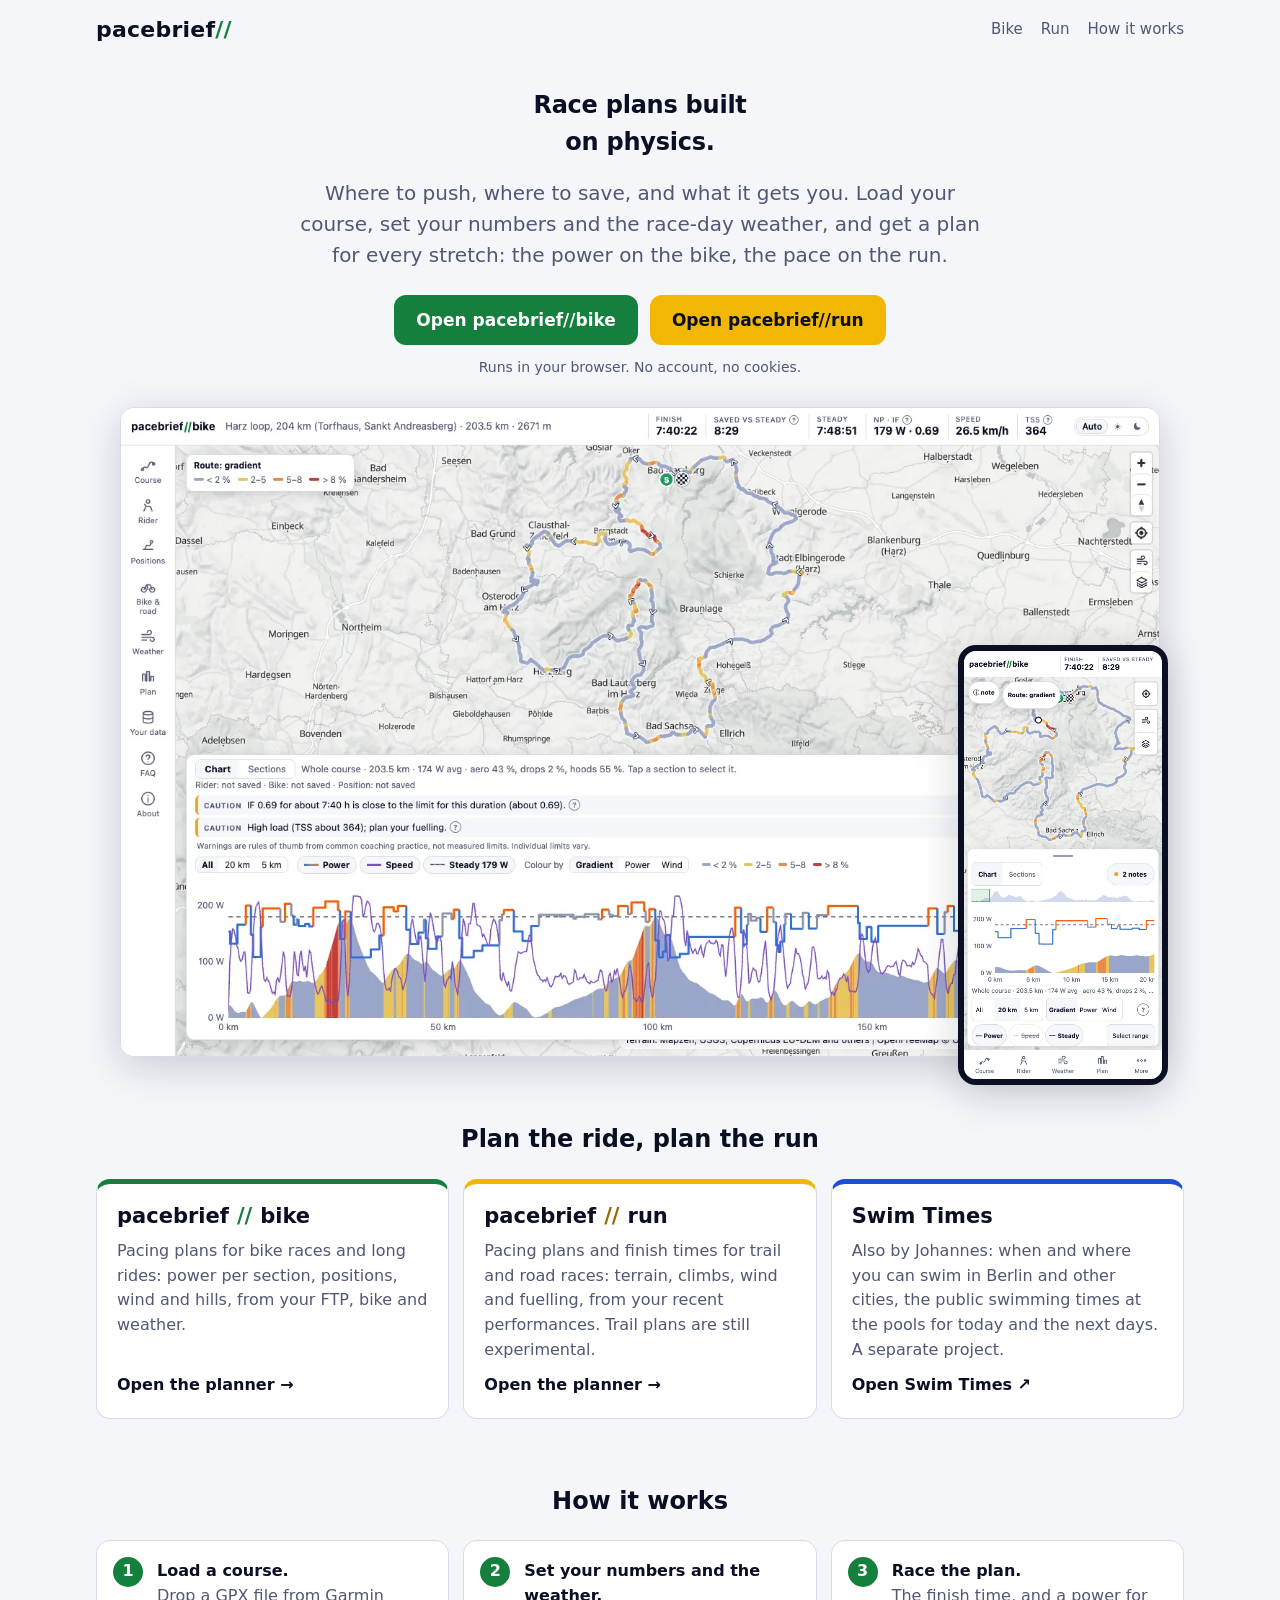
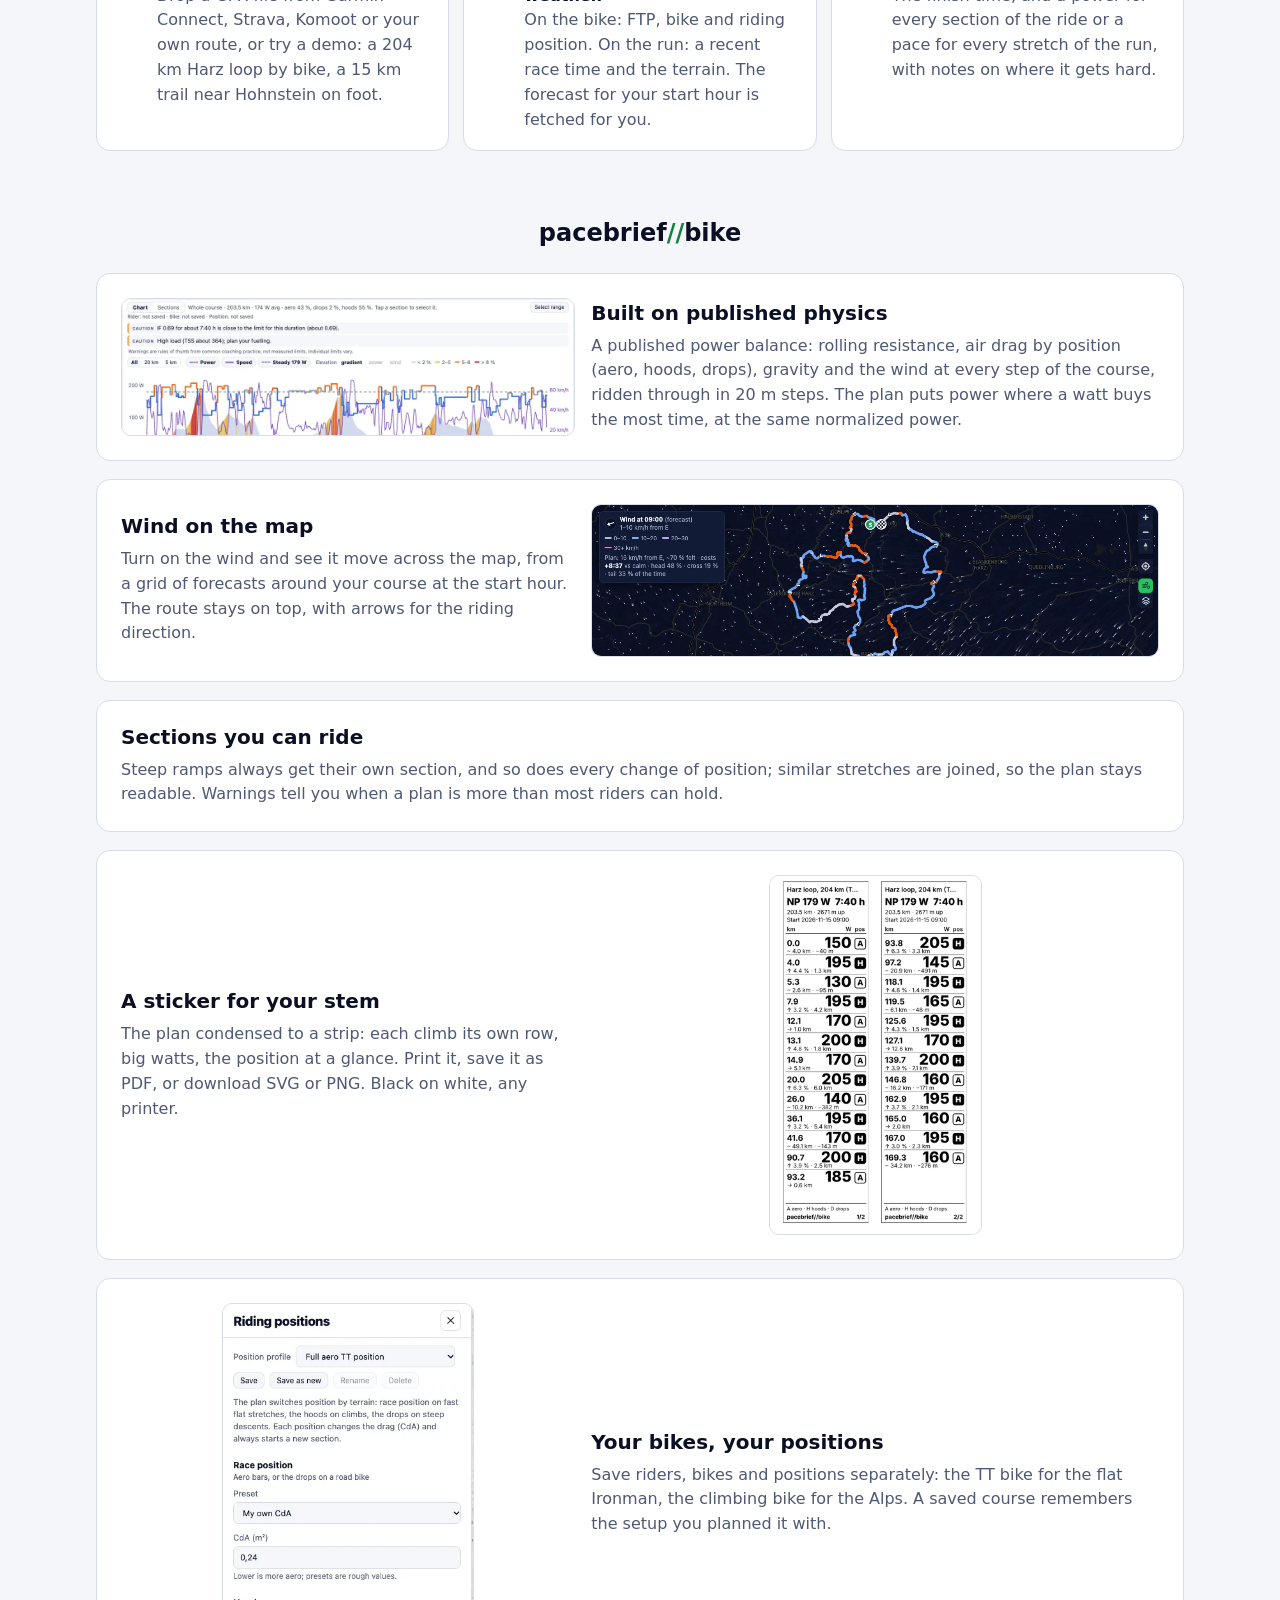
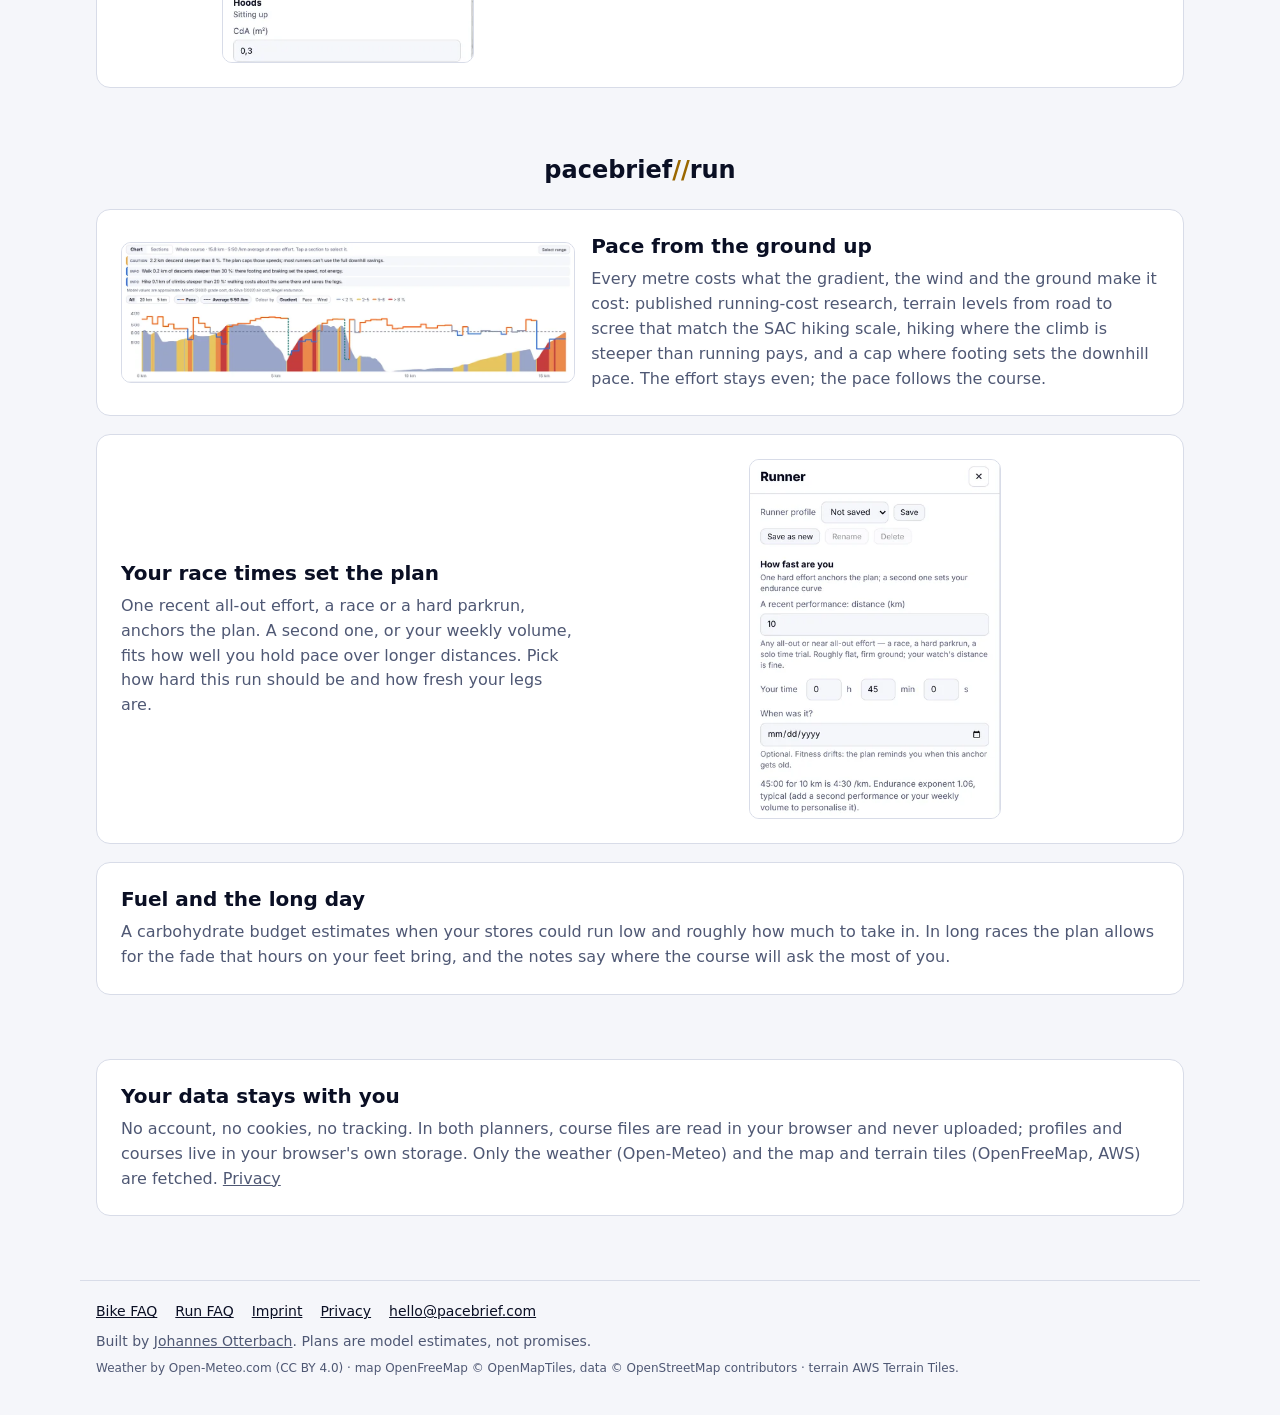
<file: index.html>
<!doctype html> <html lang="en"> <head> <meta charset="utf-8"> <meta name="viewport" content="width=device-width,initial-scale=1"> <title>Pacebrief: race plans built on physics</title> <meta http-equiv="Content-Security-Policy" content="default-src 'self'; script-src 'self'; style-src 'self' 'unsafe-inline'; img-src 'self' data:; font-src 'self'; object-src 'none'; base-uri 'self'; form-action 'self'"> <script src="shared/boot.js" data-page="landing"></script> <meta name="description" content="Pacebrief turns a course file, your numbers and the race-day weather into a pacing plan: where to push, where to save, and the finish time that gives. Runs in your browser; no account."> <meta property="og:type" content="website"> <meta property="og:title" content="Pacebrief: race plans built on physics"> <meta property="og:description" content="Where to push, where to save, and what it gets you. Pacing planners for bike races and for trail and road runs, in your browser."> <meta property="og:image" content="landing-page/img/hero-bike.webp"> <meta property="og:image:width" content="1440"> <meta property="og:image:height" content="900"> <meta name="theme-color" content="#0a0f24"> <link rel="icon" href="data:image/svg+xml,%3Csvg xmlns='http://www.w3.org/2000/svg' viewBox='0 0 32 32'%3E%3Crect width='32' height='32' rx='7' fill='%230a0f24'/%3E%3Cpath d='M9 25 15 7M17 25 23 7' stroke='%2322c55e' stroke-width='4' stroke-linecap='round'/%3E%3C/svg%3E"> <link rel="stylesheet" href="landing-page/landing.css"> </head> <body> <header class="top"> <a class="mark" href="index.html" aria-label="Pacebrief home">pacebrief<span class="s1">/</span><span class="s2">/</span></a> <nav aria-label="Apps"> <a href="bike/">Bike</a> <a href="run/">Run</a> <a href="#how">How it works</a> </nav> </header> <main> <section class="hero"> <h1>Race plans built on physics.</h1> <p class="lead">Where to push, where to save, and what it gets you. Load your course, set your numbers and the race-day weather, and get a plan for every stretch: the power on the bike, the pace on the run.</p> <div class="cta"> <a class="btn bike" href="bike/?demo">Open pacebrief//bike</a> <a class="btn run" href="run/?demo">Open pacebrief//run</a> </div> <p class="fine">Runs in your browser. No account, no cookies.</p> <figure class="shot"> <img src="landing-page/img/hero-bike.webp" width="1440" height="900" alt="pacebrief//bike on a 204 km Harz loop: the route on the map coloured by planned power, and the elevation, power and speed chart below with two caution notes."> <img class="phone" src="landing-page/img/phone-bike.webp" width="780" height="1688" alt="The same plan on a phone: map above, chart below, tab bar at the bottom." loading="lazy"> </figure> </section> <section class="apps" aria-labelledby="apps-title"> <h2 id="apps-title">Plan the ride, plan the run</h2> <div class="cards"> <a class="card bike" href="bike/"> <span class="name">pacebrief<b>//</b>bike</span> <span>Pacing plans for bike races and long rides: power per section, positions, wind and hills, from your FTP, bike and weather.</span> <span class="go">Open the planner →</span> </a> <a class="card run" href="run/"> <span class="name">pacebrief<b>//</b>run</span> <span>Pacing plans and finish times for trail and road races: terrain, climbs, wind and fuelling, from your recent performances. Trail plans are still experimental.</span> <span class="go">Open the planner →</span> </a> <a class="card swim" href="https://berlin-swim-times.johannesotterbach.com/" target="_blank" rel="noopener"> <span class="name">Swim Times</span> <span>Also by Johannes: when and where you can swim in Berlin and other cities, the public swimming times at the pools for today and the next days. A separate project.</span> <span class="go">Open Swim Times ↗</span> </a> </div> </section> <section class="how" id="how" aria-labelledby="how-title"> <h2 id="how-title">How it works</h2> <ol class="steps"> <li><b>Load a course.</b> Drop a GPX file from Garmin Connect, Strava, Komoot or your own route, or try a demo: a 204 km Harz loop by bike, a 15 km trail near Hohnstein on foot.</li> <li><b>Set your numbers and the weather.</b> On the bike: FTP, bike and riding position. On the run: a recent race time and the terrain. The forecast for your start hour is fetched for you.</li> <li><b>Race the plan.</b> The finish time, and a power for every section of the ride or a pace for every stretch of the run, with notes on where it gets hard.</li> </ol> </section> <section class="features" aria-labelledby="bike-title"> <h2 id="bike-title" class="app-title bike">pacebrief<b>//</b>bike</h2> <article class="feature"> <div><h3>Built on published physics</h3> <p>A published power balance: rolling resistance, air drag by position (aero, hoods, drops), gravity and the wind at every step of the course, ridden through in 20 m steps. The plan puts power where a watt buys the most time, at the same normalized power.</p></div> <img src="landing-page/img/feature-plan.webp" width="1096" height="330" alt="The plan drawer: notes about intensity and load above the elevation, power and speed chart." loading="lazy"> </article> <article class="feature"> <div><h3>Wind on the map</h3> <p>Turn on the wind and see it move across the map, from a grid of forecasts around your course at the start hour. The route stays on top, with arrows for the riding direction.</p></div> <img src="landing-page/img/feature-wind.webp" width="1124" height="300" alt="Animated wind trails over a dark map of the Harz loop, with the wind legend." loading="lazy"> </article> <article class="feature"> <div><h3>Sections you can ride</h3> <p>Steep ramps always get their own section, and so does every change of position; similar stretches are joined, so the plan stays readable. Warnings tell you when a plan is more than most riders can hold.</p></div> </article> <article class="feature"> <div><h3>A sticker for your stem</h3> <p>The plan condensed to a strip: each climb its own row, big watts, the position at a glance. Print it, save it as PDF, or download SVG or PNG. Black on white, any printer.</p></div> <img class="tall" src="landing-page/img/feature-sticker.webp" width="660" height="1120" alt="Two printed stem strips for the Harz loop with km, watts and position for each row." loading="lazy"> </article> <article class="feature"> <div><h3>Your bikes, your positions</h3> <p>Save riders, bikes and positions separately: the TT bike for the flat Ironman, the climbing bike for the Alps. A saved course remembers the setup you planned it with.</p></div> <img class="tall" src="landing-page/img/feature-profiles.webp" width="392" height="560" alt="The riding positions panel with a saved position picker and the CdA fields." loading="lazy"> </article> </section> <section class="features" aria-labelledby="run-title"> <h2 id="run-title" class="app-title run">pacebrief<b>//</b>run</h2> <article class="feature"> <div><h3>Pace from the ground up</h3> <p>Every metre costs what the gradient, the wind and the ground make it cost: published running-cost research, terrain levels from road to scree that match the SAC hiking scale, hiking where the climb is steeper than running pays, and a cap where footing sets the downhill pace. The effort stays even; the pace follows the course.</p></div> <img src="landing-page/img/feature-run-plan.webp" width="1096" height="337" alt="The run plan for the 15 km Hohnstein trail: notes about steep descents and short hikes above the pace and elevation chart." loading="lazy"> </article> <article class="feature"> <div><h3>Your race times set the plan</h3> <p>One recent all-out effort, a race or a hard parkrun, anchors the plan. A second one, or your weekly volume, fits how well you hold pace over longer distances. Pick how hard this run should be and how fresh your legs are.</p></div> <img class="tall" src="landing-page/img/feature-run-runner.webp" width="392" height="560" alt="The runner panel: a recent 10 km performance in 45 minutes, and the field for a second performance." loading="lazy"> </article> <article class="feature"> <div><h3>Fuel and the long day</h3> <p>A carbohydrate budget estimates when your stores could run low and roughly how much to take in. In long races the plan allows for the fade that hours on your feet bring, and the notes say where the course will ask the most of you.</p></div> </article> </section> <section class="features" aria-label="Privacy"> <article class="feature"> <div><h3>Your data stays with you</h3> <p>No account, no cookies, no tracking. In both planners, course files are read in your browser and never uploaded; profiles and courses live in your browser's own storage. Only the weather (Open-Meteo) and the map and terrain tiles (OpenFreeMap, AWS) are fetched. <a href="privacy.html">Privacy</a></p></div> </article> </section> </main> <footer class="foot"> <nav aria-label="More"> <a href="bike/#faq">Bike FAQ</a> <a href="run/#faq">Run FAQ</a> <a href="imprint.html">Imprint</a> <a href="privacy.html">Privacy</a> <a href="mailto:hello@pacebrief.com">hello@pacebrief.com</a> </nav> <p>Built by <a href="https://johannesotterbach.com/">Johannes Otterbach</a>. Plans are model estimates, not promises.</p> <p class="credits">Weather by Open-Meteo.com (CC BY 4.0) · map OpenFreeMap © OpenMapTiles, data © OpenStreetMap contributors · terrain AWS Terrain Tiles.</p> </footer> </body> </html>
</file>
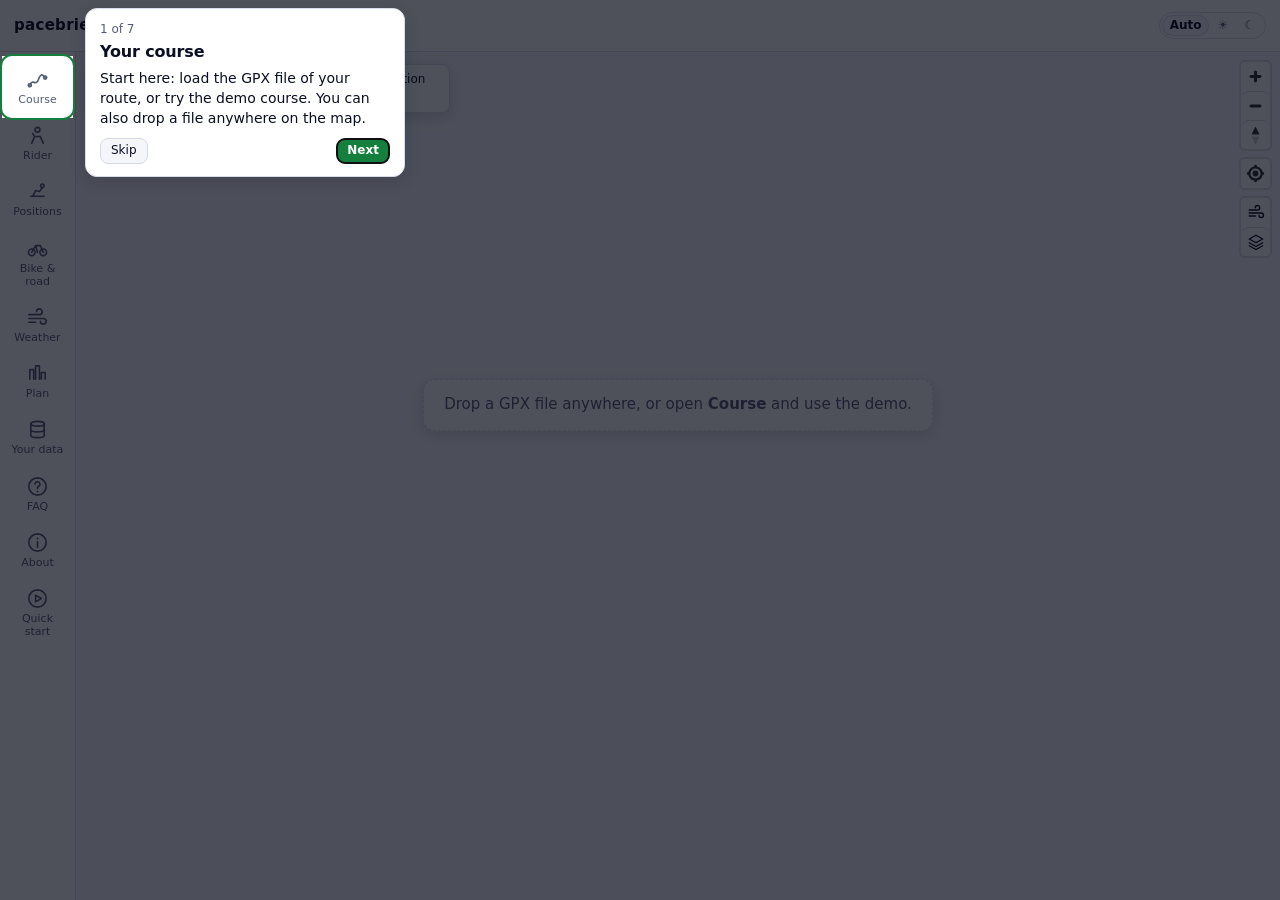
<file: bike/index.html>
<!doctype html> <html lang="en"> <head> <meta charset="utf-8"> <meta name="viewport" content="width=device-width,initial-scale=1"> <title>pacebrief//bike: race pacing plan</title> <meta http-equiv="Content-Security-Policy" content="default-src 'self'; script-src 'self'; style-src 'self' 'unsafe-inline'; img-src 'self' data: blob: https://tiles.openfreemap.org https://s3.amazonaws.com; connect-src 'self' https://tiles.openfreemap.org https://s3.amazonaws.com https://api.open-meteo.com https://archive-api.open-meteo.com; worker-src 'self' blob:; font-src 'self'; object-src 'none'; base-uri 'self'; form-action 'self'"> <script src="../shared/boot.js" data-page="bike"></script> <meta name="robots" content="noindex"> <link rel="icon" href="data:image/svg+xml,%3Csvg xmlns='http://www.w3.org/2000/svg' viewBox='0 0 32 32'%3E%3Crect width='32' height='32' rx='7' fill='%230a0f24'/%3E%3Cpath d='M9 25 15 7M17 25 23 7' stroke='%2322c55e' stroke-width='4' stroke-linecap='round'/%3E%3C/svg%3E"> <meta name="description" content="pacebrief//bike: a race pacing plan from your course, numbers and the race-day weather. Power per section, wind, positions, finish time; runs in your browser."> <link rel="stylesheet" href="../shared/style.css"> <script type="module" src="../shared/handoff-ui.mjs"></script> <script type="module" src="../shared/app.js"></script> </head> <body> <header class="topbar"> <div class="brand"><a class="eyebrow wordmark" href="../" aria-label="pacebrief bike — back to the start page">pacebrief<span class="slashes">//</span>bike</a><span id="server-status" class="server-chip" hidden title="Connected to the Pacebrief server">Paid preview</span></div> <div id="course-name" class="course-name">Load a course to start</div> <div id="chips" class="chips" hidden></div> <div class="theme" role="group" aria-label="Colour theme"> <button type="button" data-theme-pick="system" title="Follow the system">Auto</button> <button type="button" data-theme-pick="light" title="Light">☀</button> <button type="button" data-theme-pick="dark" title="Dark">☾</button> </div> </header> <nav class="rail" aria-label="Settings"> <button type="button" data-panel="course"><svg viewBox="0 0 24 24"><path d="M4 18c3-8 6 2 9-6s5-4 7-2"/><circle cx="4" cy="18" r="1.6"/><circle cx="20" cy="10" r="1.6"/></svg><span>Course</span></button> <button type="button" data-panel="rider"><svg viewBox="0 0 24 24"><circle cx="12" cy="6" r="2.5"/><path d="M6 20l3-7h6l3 7M9 13l-2-3"/></svg><span>Rider</span></button> <button type="button" data-panel="positions" class="secondary"><svg viewBox="0 0 24 24"><path d="M5 17h14M7 17l3-6 4 1 3-4"/><circle cx="17" cy="6" r="1.8"/></svg><span>Positions</span></button> <button type="button" data-panel="bike" class="secondary"><svg viewBox="0 0 24 24"><circle cx="6" cy="16" r="3.5"/><circle cx="18" cy="16" r="3.5"/><path d="M6 16l4-7h5l3 7M10 9l2 7"/></svg><span>Bike &amp; road</span></button> <button type="button" data-panel="weather"><svg viewBox="0 0 24 24"><path d="M3 9h11a3 3 0 1 0-3-3M3 13h15a3 3 0 1 1-3 3M3 17h7"/></svg><span>Weather</span></button> <button type="button" data-panel="plan"><svg viewBox="0 0 24 24"><path d="M4 18V8h4v10M10 18V4h4v14M16 18v-7h4v7"/></svg><span>Plan</span></button> <button type="button" data-panel="data" class="secondary"><svg viewBox="0 0 24 24"><ellipse cx="12" cy="6" rx="7" ry="2.5"/><path d="M5 6v12c0 1.4 3.1 2.5 7 2.5s7-1.1 7-2.5V6M5 12c0 1.4 3.1 2.5 7 2.5s7-1.1 7-2.5"/></svg><span>Your data</span></button> <button type="button" data-panel="faq" class="secondary"><svg viewBox="0 0 24 24"><circle cx="12" cy="12" r="9"/><path d="M9.5 9.5a2.5 2.5 0 1 1 3.5 2.3c-.7.3-1 .9-1 1.6v.6M12 17v.5"/></svg><span>FAQ</span></button> <button type="button" data-panel="about" class="secondary"><svg viewBox="0 0 24 24"><circle cx="12" cy="12" r="9"/><path d="M12 11v6M12 7.5v.5"/></svg><span>About</span></button> <button type="button" id="tour-start" class="secondary" data-tour-start><svg viewBox="0 0 24 24"><circle cx="12" cy="12" r="9"/><path d="M10 8.5v7l6-3.5z"/></svg><span>Quick start</span></button> <button type="button" id="more" class="more" aria-haspopup="true" aria-expanded="false"><svg viewBox="0 0 24 24"><circle cx="5" cy="12" r="1.6"/><circle cx="12" cy="12" r="1.6"/><circle cx="19" cy="12" r="1.6"/></svg><span>More</span></button> </nav> <div id="more-sheet" class="more-sheet" hidden> <button type="button" data-panel="positions">Riding positions</button> <button type="button" data-panel="bike">Bike &amp; road</button> <button type="button" data-panel="data">Your data</button> <button type="button" data-panel="faq">FAQ</button> <button type="button" data-panel="about">About</button> <button type="button" data-tour-start>Quick start</button> <p class="sheet-legal"><a href="../imprint.html">Imprint</a> · <a href="../privacy.html">Privacy</a></p> <div class="theme sheet-theme" role="group" aria-label="Colour theme"> <button type="button" data-theme-pick="system">Auto</button> <button type="button" data-theme-pick="light">Light</button> <button type="button" data-theme-pick="dark">Dark</button> </div> </div> <form id="inputs" class="drawer" autocomplete="off" novalidate hidden aria-labelledby="drawer-title"> <header><h2 id="drawer-title"></h2><button type="button" id="drawer-close" class="icon-btn" aria-label="Close">✕</button></header> <div class="panels"> <section data-panel="course" data-title="Course"> <label>GPX file <input type="file" id="gpx" accept=".gpx,application/gpx+xml"></label> <button type="button" id="demo" class="link">or try the demo: a 204 km Harz loop</button> <p class="note">You can also drop a GPX file anywhere on the map.</p> <p id="course-info" class="note"></p> <div class="saved" data-store> <div class="saved-head"><span>Saved courses</span><button type="button" id="save-course" class="small" disabled="disabled">Save this course</button></div> <ul id="course-list" class="saved-list"></ul> </div> </section> <section data-panel="rider" data-title="Rider"> <div class="saved-row" data-store> <label class="inline">Rider profile <select id="rider-pick"><option value="">Not saved</option></select></label> <button type="button" id="rider-save" class="small">Save</button> <button type="button" id="rider-save-new" class="small">Save as new</button> <button type="button" id="rider-rename" class="small" disabled="disabled">Rename</button> <button type="button" id="rider-delete" class="small" disabled="disabled">Delete</button> </div> <label>FTP (W) <input type="number" id="ftp" value="260" step="any" inputmode="decimal"> <small>Highest power you can hold for about an hour.</small></label> <label>Intensity factor (IF) <input type="number" id="if" value="0.85" step="any" inputmode="decimal"> <small id="if-hint"></small></label> <label>Rider weight (kg) <input type="number" id="rider-kg" value="75" step="any" inputmode="decimal"></label> <label>Riding style <select id="style"></select> <small>How much you coast: in a race riders keep pedalling except on steeper descents; on training rides they ease off and coast more, most on twisty, hilly roads. It changes the finish time, average power and energy, not the watts to hold.</small></label> <label>Coasting on the flat (% of the time) <input type="number" id="coast-flat" value="4" step="any" inputmode="decimal"> <small>Junctions, corners, drinking. Fades to nothing on climbs of 3 % and steeper.</small></label> <label>Coasting all the way on descents steeper than (%) <input type="number" id="coast-full" value="7" step="any" inputmode="decimal"> <small>Between level road and this gradient the share of coasting rises smoothly.</small></label> </section> <section data-panel="positions" data-title="Riding positions"> <div class="saved-row" data-store> <label class="inline">Position profile <select id="posn-pick"><option value="">Not saved</option></select></label> <button type="button" id="posn-save" class="small">Save</button> <button type="button" id="posn-save-new" class="small">Save as new</button> <button type="button" id="posn-rename" class="small" disabled="disabled">Rename</button> <button type="button" id="posn-delete" class="small" disabled="disabled">Delete</button> </div> <p class="note">The plan switches position by terrain: race position on fast flat stretches, the hoods on climbs, the drops on steep descents. Each position changes the drag (<span data-help="cda">CdA</span>) and always starts a new section.</p> <h3>Race position <small>Aero bars, or the drops on a road bike</small></h3> <label>Preset <select id="position"> <option value="0.36">Road bike, hands on hoods (~0.36)</option> <option value="0.32" selected="selected">Road bike, in the drops (~0.32)</option> <option value="0.28">Road bike with clip-on bars (~0.28)</option> <option value="0.25">TT or tri bike (~0.25)</option> <option value="0.22">TT bike, well-fitted aero position (~0.22)</option> <option value="">My own CdA</option> </select> </label> <label>CdA (m²) <input type="number" id="cda" value="0.32" step="any" inputmode="decimal"> <small>Lower is more aero; presets are rough values.</small></label> <h3>Hoods <small>Sitting up</small></h3> <label>CdA (m²) <input type="number" id="cda-hoods" value="0.38" step="any" inputmode="decimal"> <small>Empty = never sit up.</small></label> <label>Sit up when climbing steeper than (%) <input type="number" id="situp" value="4" step="any" inputmode="decimal"> <small>Grade over ~200 m. Also below 25 km/h and on twisty roads.</small></label> <h3>Drops <small>Braking and steering downhill</small></h3> <label>CdA (m²) <input type="number" id="cda-drops" value="0.35" step="any" inputmode="decimal"> <small>Empty = stay in race position (right for road bikes).</small></label> <label>Go to the drops when descending steeper than (%) <input type="number" id="drops-grade" value="6" step="any" inputmode="decimal"> <small>Grade over ~200 m, downhill; twisty or not.</small></label> </section> <section data-panel="bike" data-title="Bike &amp; road"> <div class="saved-row" data-store> <label class="inline">Bike profile <select id="bike-pick"><option value="">Not saved</option></select></label> <button type="button" id="bike-save" class="small">Save</button> <button type="button" id="bike-save-new" class="small">Save as new</button> <button type="button" id="bike-rename" class="small" disabled="disabled">Rename</button> <button type="button" id="bike-delete" class="small" disabled="disabled">Delete</button> </div> <label>Bike, bottles and kit (kg) <input type="number" id="bike-kg" value="9" step="any" inputmode="decimal"></label> <label>Tyres and road <select id="tyres"> <option value="0.003">Fast race tyres, smooth asphalt (~0.0030)</option> <option value="0.004" selected="selected">Good clinchers, normal asphalt (~0.0040)</option> <option value="0.005">Training tyres (~0.0050)</option> <option value="0.006">Rough or patched roads (~0.0060)</option> <option value="">My own Crr</option> </select> </label> <label>Crr <input type="number" id="crr" value="0.004" step="any" inputmode="decimal"> <small>Rolling resistance coefficient of tyres on this road.</small></label> <label>Top speed on descents (km/h) <input type="number" id="vmax" value="70" step="any" inputmode="decimal"> <small>The model brakes above this speed.</small></label> </section> <section data-panel="weather" data-title="Race-day weather"> <label>Start (course local time) <input type="datetime-local" id="start"></label> <button type="button" id="fetch-weather">Get weather</button> <p id="weather-info" class="note">For a past date you get the actual weather at that hour; for the next ~16 days, the forecast. Further ahead, enter typical values. Empty fields use standard air (15 °C, 1013 hPa, no wind).</p> <label>Temperature (°C) <input type="number" id="temp" value="15" step="any" inputmode="decimal"></label> <label>Air pressure (hPa) <input type="number" id="pressure" value="1013" step="any" inputmode="decimal"> <small>At the start line. The forecast fills in the value at ground level.</small></label> <label>Humidity (%) <input type="number" id="rh" value="60" step="any" inputmode="decimal"></label> <label>Wind speed (km/h) <input type="number" id="wind" value="15" step="any" inputmode="decimal"> <small>Forecast wind, measured 10 m above ground.</small></label> <label>Wind blows from (°) <input type="number" id="wind-from" value="90" step="any" inputmode="decimal"> <small>0 = from the north, 90 = east, 180 = south, 270 = west.</small></label> <label>Wind exposure (%) <input type="number" id="wind-factor" value="70" step="any" inputmode="decimal"> <small>Share of the forecast wind you feel at rider height: ~80 open country, ~60 villages and hedges, ~40 forest or city.</small></label> </section> <section data-panel="plan" data-title="Plan"> <label>Max power on any section (% of target NP) <input type="number" id="cap" value="120" step="any" inputmode="decimal"> <small>How hard the plan may push on climbs and into the wind. 100 = ride steady.</small></label> <label>Min power on any section (% of target NP) <input type="number" id="floor" value="60" step="any" inputmode="decimal"> <small>The plan never asks for less, even on fast descents. 100 = ride steady.</small></label> <label>Power changes <input type="range" id="smooth" value="50" min="0" max="100" step="1"> <span class="range-ends"><span>smooth</span><span>aggressive</span></span> <small>Smooth keeps neighbouring sections close in power; aggressive chases every second.</small></label> <div class="sticker-row"><button type="button" id="sticker-open">Stem sticker</button> <small>The plan condensed to a strip for the stem or top tube: each climb its own row. Print, PDF, SVG or PNG.</small></div> <label data-paid>Number of sections <input type="number" id="sections" placeholder="automatic" step="any" inputmode="decimal"> <small>Empty = automatic: as many sections as each save at least 5 s against the ideal plan. Or 1–100; changes of position and steep ramps always get their own section.</small></label> </section> <section data-panel="data" data-title="Your data on this device"> <p class="note"><b>Your rider profiles, courses and settings are stored only in this browser's storage on this device</b> (its database, IndexedDB, and local storage). They are never uploaded to us, and your course file is read right here in the browser. Weather lookups send only the coordinates of points on and around the course and the start date to Open-Meteo; map and terrain tiles for the area you view come from OpenFreeMap and AWS.</p> <p class="note">Clearing site data, cookies or the browser cache deletes them, and in a private window they are gone when you close it. Export a backup file to keep them or to move them to another device.</p> <div class="data-actions" data-store> <button type="button" id="export">Export rider profiles and courses</button> <button type="button" id="import-btn">Import a pacebrief//bike file</button> <input type="file" id="import" accept=".json,application/json" hidden> <button type="button" id="forget" class="danger">Forget everything on this device</button> </div> <p id="data-info" class="note" role="status"></p> </section> <section data-panel="faq" data-title="Questions and answers" data-no-save> <input type="search" id="faq-filter" class="faq-filter" placeholder="Filter the questions" aria-label="Filter the questions"> <div id="faq-list" class="faq-list"></div> <p id="faq-none" class="note" hidden>No question matches.</p> </section> <section data-panel="about" data-title="About Pacebrief" data-no-save> <p>Pacebrief turns a course file, your numbers and the race-day weather into a pacing plan. It runs entirely in your browser; plans are model estimates, not promises. How it works, the papers behind it and the data sources: <a href="#faq-model" data-open="faq">FAQ</a>.</p> <h3>Built by Johannes Otterbach</h3> <p class="note">A private, non-commercial project (<a href="https://johannesotterbach.com/">johannesotterbach.com</a>). Feedback and bug reports: <a href="mailto:hello@pacebrief.com" data-contact>hello@pacebrief.com</a>.</p> <p><button type="button" class="small" data-tour-start>Show the quick start</button> <span class="note">A short look at what each button does.</span></p> <p class="note legal-links"><a href="../imprint.html">Imprint</a> · <a href="../privacy.html">Privacy</a> · <span id="app-version">development build</span></p> <p class="note credits">Data and map credits: weather by <a href="https://open-meteo.com/">Open-Meteo.com</a> (<a href="https://creativecommons.org/licenses/by/4.0/">CC BY 4.0</a>) · map <a href="https://openfreemap.org/">OpenFreeMap</a> © <a href="https://openmaptiles.org/">OpenMapTiles</a>, data © <a href="https://www.openstreetmap.org/copyright">OpenStreetMap contributors</a> (ODbL) · terrain <a href="https://registry.opendata.aws/terrain-tiles/">AWS Terrain Tiles</a> (<a href="https://github.com/tilezen/joerd/blob/master/docs/attribution.md">sources</a>) · <a href="https://maplibre.org/">MapLibre GL JS</a> (BSD 3-Clause, <a href="vendor/maplibre/LICENSE.txt">licence</a>).</p> </section> </div> <footer> <button type="submit" id="go" class="primary">Save and update plan</button> <button type="button" id="drawer-cancel">Cancel</button> </footer> </form> <dialog id="sticker" class="sticker-dialog" aria-labelledby="sticker-title"> <header><h2 id="sticker-title">Stem sticker</h2><button type="button" id="sticker-close" class="icon-btn" aria-label="Close">✕</button></header> <div class="sticker-options"> <label>Format <select id="sticker-format"><option value="stem">Stem strip, 35 × 140 mm</option><option value="toptube">Top-tube strip, 25 × 200 mm</option><option value="a4">A4 sheet with cut marks</option></select></label> <label>Rows <select id="sticker-mode"><option value="compact">Compact</option><option value="detailed">Detailed</option></select></label> <label class="check"><input type="checkbox" id="sticker-time"> Time at each row</label> </div> <p id="sticker-info" class="note"></p> <div id="sticker-preview" class="sticker-preview"></div> <footer> <button type="button" id="sticker-print" class="primary">Print or save as PDF</button> <button type="button" id="sticker-svg">SVG</button> <button type="button" id="sticker-png">PNG</button> </footer> </dialog> <main id="map" aria-label="Route map coloured by planned power"></main> <div class="map-legends"> <p id="map-note" class="map-note" title="Click to hide"></p> <div id="route-legend" class="route-legend" hidden aria-live="polite"></div> <div id="wind-rose" class="wind-rose" hidden aria-live="polite"></div> </div> <div id="drop-hint" class="drop-hint">Drop a GPX file anywhere, or open <b>Course</b> and use the demo.</div> <section id="bottom" class="bottom" hidden aria-label="Plan" data-open-tab="chart" data-snap="half"> <button type="button" id="sheet-handle" class="sheet-handle" aria-controls="bottom" aria-expanded="true" aria-label="Plan panel, half height"><span></span></button> <div class="bottom-head"> <div class="tabs" role="tablist"> <button type="button" role="tab" data-tab="chart" aria-selected="true">Chart</button> <button type="button" role="tab" data-tab="table" aria-selected="false">Sections</button> </div> <span id="readout" class="readout"></span> <button type="button" id="range-mode" class="small" aria-pressed="false" title="Drag across the chart to select a stretch">Select range</button> <button type="button" id="clear-sel" class="small" hidden title="Clear the selection (Esc)">✕ Clear selection</button> </div> <div class="bottom-body"> <p id="setup-line" class="setup-line" title="The saved rider, bike and position this plan uses"></p> <ul id="notes" class="warnings"></ul> <p id="sections-info" class="note" data-paid hidden></p> <div data-tabpanel="chart"> <div id="legend" class="chart-legend"></div> <div id="overview" class="overview" hidden></div> <div class="chart-wrap"> <div id="chart" class="mini-chart"></div> <svg id="axis-left" class="axis left" aria-hidden="true"></svg> <svg id="axis-right" class="axis right" aria-hidden="true"></svg> <div id="h-start" class="handle" hidden aria-label="Drag to move the start of the selection"><span class="grip"></span></div> <div id="h-end" class="handle" hidden aria-label="Drag to move the end of the selection"><span class="grip"></span></div> <div id="chart-tip" class="tip" hidden></div> </div> </div> <div data-tabpanel="table" hidden> <div class="table-tools"><span class="note">Tap a row to select it; shift-click extends the selection.</span><button type="button" id="csv" class="small">Download CSV</button></div> <div class="scroll"><table id="segments"></table></div> </div> </div> </section> </body> </html>
</file>
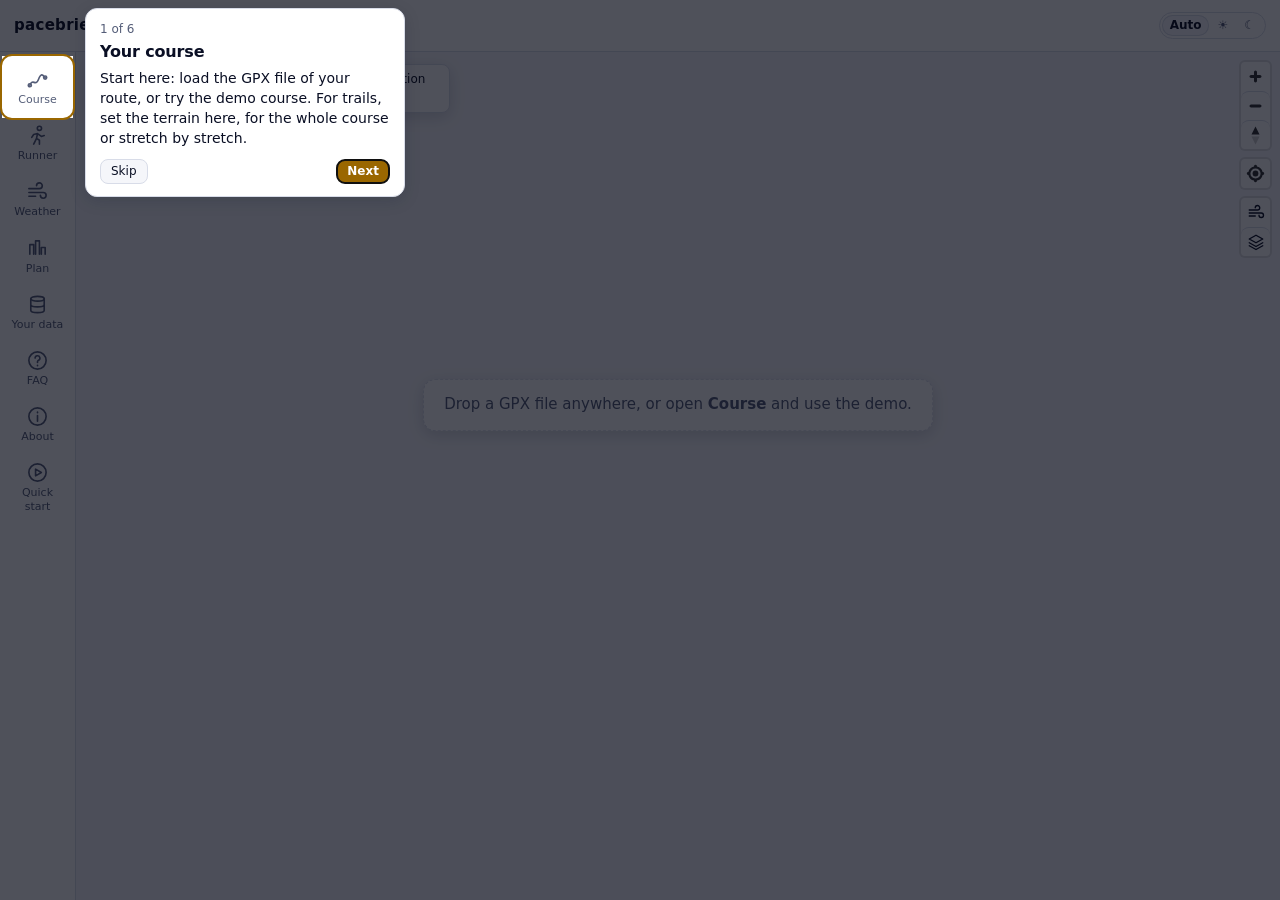
<file: run/index.html>
<!doctype html> <html lang="en" data-sport="run"> <head> <meta charset="utf-8"> <meta name="viewport" content="width=device-width,initial-scale=1"> <title>pacebrief//run: race pacing plan</title> <meta http-equiv="Content-Security-Policy" content="default-src 'self'; script-src 'self'; style-src 'self' 'unsafe-inline'; img-src 'self' data: blob: https://tiles.openfreemap.org https://s3.amazonaws.com; connect-src 'self' https://tiles.openfreemap.org https://s3.amazonaws.com https://api.open-meteo.com https://archive-api.open-meteo.com; worker-src 'self' blob:; font-src 'self'; object-src 'none'; base-uri 'self'; form-action 'self'"> <script src="../shared/boot.js" data-page="run"></script> <meta name="robots" content="noindex"> <meta name="description" content="pacebrief//run: terrain-aware pacing and finish times for trail and road races, from your course, a recent result and the race-day weather. Runs in your browser, no account."> <link rel="icon" href="data:image/svg+xml,%3Csvg xmlns='http://www.w3.org/2000/svg' viewBox='0 0 32 32'%3E%3Crect width='32' height='32' rx='7' fill='%230a0f24'/%3E%3Cpath d='M9 25 15 7M17 25 23 7' stroke='%2322c55e' stroke-width='4' stroke-linecap='round'/%3E%3C/svg%3E"> <link rel="stylesheet" href="../shared/style.css"> <script type="module" src="../shared/handoff-ui.mjs"></script> <script type="module" src="../shared/app.js"></script> </head> <body> <header class="topbar"> <div class="brand"><a class="eyebrow wordmark" href="../" aria-label="pacebrief run — back to the start page">pacebrief<span class="slashes">//</span>run</a><span id="server-status" class="server-chip" hidden title="Connected to the Pacebrief server">Paid preview</span></div> <div id="course-name" class="course-name">Load a course to start</div> <div id="chips" class="chips" hidden></div> <div class="theme" role="group" aria-label="Colour theme"> <button type="button" data-theme-pick="system" title="Follow the system">Auto</button> <button type="button" data-theme-pick="light" title="Light">☀</button> <button type="button" data-theme-pick="dark" title="Dark">☾</button> </div> </header> <nav class="rail" aria-label="Settings"> <button type="button" data-panel="course"><svg viewBox="0 0 24 24"><path d="M4 18c3-8 6 2 9-6s5-4 7-2"/><circle cx="4" cy="18" r="1.6"/><circle cx="20" cy="10" r="1.6"/></svg><span>Course</span></button> <button type="button" data-panel="runner"><svg viewBox="0 0 24 24"><circle cx="14" cy="4.5" r="2.2"/><path d="M8 21l3-6 3 2v4M11 15l1-5 4 3 3-1M12 10l-4 1-2 3"/></svg><span>Runner</span></button> <button type="button" data-panel="weather"><svg viewBox="0 0 24 24"><path d="M3 9h11a3 3 0 1 0-3-3M3 13h15a3 3 0 1 1-3 3M3 17h7"/></svg><span>Weather</span></button> <button type="button" data-panel="plan"><svg viewBox="0 0 24 24"><path d="M4 18V8h4v10M10 18V4h4v14M16 18v-7h4v7"/></svg><span>Plan</span></button> <button type="button" data-panel="data" class="secondary"><svg viewBox="0 0 24 24"><ellipse cx="12" cy="6" rx="7" ry="2.5"/><path d="M5 6v12c0 1.4 3.1 2.5 7 2.5s7-1.1 7-2.5V6M5 12c0 1.4 3.1 2.5 7 2.5s7-1.1 7-2.5"/></svg><span>Your data</span></button> <button type="button" data-panel="faq" class="secondary"><svg viewBox="0 0 24 24"><circle cx="12" cy="12" r="9"/><path d="M9.5 9.5a2.5 2.5 0 1 1 3.5 2.3c-.7.3-1 .9-1 1.6v.6M12 17v.5"/></svg><span>FAQ</span></button> <button type="button" data-panel="about" class="secondary"><svg viewBox="0 0 24 24"><circle cx="12" cy="12" r="9"/><path d="M12 11v6M12 7.5v.5"/></svg><span>About</span></button> <button type="button" id="tour-start" class="secondary" data-tour-start><svg viewBox="0 0 24 24"><circle cx="12" cy="12" r="9"/><path d="M10 8.5v7l6-3.5z"/></svg><span>Quick start</span></button> <button type="button" id="more" class="more" aria-haspopup="true" aria-expanded="false"><svg viewBox="0 0 24 24"><circle cx="5" cy="12" r="1.6"/><circle cx="12" cy="12" r="1.6"/><circle cx="19" cy="12" r="1.6"/></svg><span>More</span></button> </nav> <div id="more-sheet" class="more-sheet" hidden> <button type="button" data-panel="data">Your data</button> <button type="button" data-panel="faq">FAQ</button> <button type="button" data-panel="about">About</button> <button type="button" data-tour-start>Quick start</button> <p class="sheet-legal"><a href="../imprint.html">Imprint</a> · <a href="../privacy.html">Privacy</a></p> <div class="theme sheet-theme" role="group" aria-label="Colour theme"> <button type="button" data-theme-pick="system">Auto</button> <button type="button" data-theme-pick="light">Light</button> <button type="button" data-theme-pick="dark">Dark</button> </div> </div> <form id="inputs" class="drawer" autocomplete="off" novalidate hidden aria-labelledby="drawer-title"> <header><h2 id="drawer-title"></h2><button type="button" id="drawer-close" class="icon-btn" aria-label="Close">✕</button></header> <div class="panels"> <section data-panel="course" data-title="Course"> <label>GPX file <input type="file" id="gpx" accept=".gpx,application/gpx+xml"></label> <button type="button" id="demo" class="link">or use the demo course</button> <p class="note">You can also drop a GPX file anywhere on the map.</p> <p id="course-info" class="note"></p> <div class="saved" data-store> <div class="saved-head"><span>Saved courses</span><button type="button" id="save-course" class="small" disabled="disabled">Save this course</button></div> <ul id="course-list" class="saved-list"></ul> </div> <label>Terrain <select id="tech"> <option value="0" selected="selected">Road or track</option> <option value="1">Smooth trail, forest road (hiking T1)</option> <option value="2">Uneven singletrack, roots (hiking T2)</option> <option value="3">Technical: rocks, steps, loose ground (T3)</option> <option value="4">Very technical: scrambling, scree (T4+)</option> </select> <small><b>Trail plans are still experimental: on trails the finish time can be far off.</b> The level for the whole course unless a stretch says otherwise (below). The levels match the SAC hiking scale on hiking maps, so you can read them off the map. Rough ground costs energy, caps the pace where footing rules (most downhill), and slows hiking. Factors are approximate.</small></label> <h3>Terrain by stretch <small>Mixed courses: paint stretches that differ</small></h3> <p class="note">Select a stretch on the chart, the map or the table, pick its level, then set it. The last setting wins where stretches overlap.</p> <div class="saved-row"> <select id="tech-sel" aria-label="Level for the selected stretch"> <option value="0">Road or track</option> <option value="1">Smooth trail (T1)</option> <option value="2" selected="selected">Uneven singletrack (T2)</option> <option value="3">Technical (T3)</option> <option value="4">Very technical (T4+)</option> </select> <button type="button" id="tech-apply" class="small">Set for the selected stretch</button> </div> <ul id="tech-list" class="saved-list"></ul> <p id="tech-info" class="note" role="status"></p> </section> <section data-panel="runner" data-title="Runner"> <div class="saved-row" data-store> <label class="inline">Runner profile <select id="rider-pick"><option value="">Not saved</option></select></label> <button type="button" id="rider-save" class="small">Save</button> <button type="button" id="rider-save-new" class="small">Save as new</button> <button type="button" id="rider-rename" class="small" disabled="disabled">Rename</button> <button type="button" id="rider-delete" class="small" disabled="disabled">Delete</button> </div> <h3>How fast are you <small>One hard effort anchors the plan; a second one sets your <span data-help="riegel">endurance curve</span></small></h3> <label>A recent performance: distance (km) <input type="number" id="ref-km" value="10" step="any" inputmode="decimal"> <small>Any all-out or near all-out effort — a race, a hard parkrun, a solo time trial. Roughly flat, firm ground; your watch's distance is fine.</small></label> <div class="time-row"><span>Your time</span> <label class="inline"><input type="number" id="ref-h" value="0" step="any" inputmode="decimal" aria-label="hours"> h</label> <label class="inline"><input type="number" id="ref-m" value="45" step="any" inputmode="decimal" aria-label="minutes"> min</label> <label class="inline"><input type="number" id="ref-s" value="0" step="any" inputmode="decimal" aria-label="seconds"> s</label></div> <label>When was it? <input type="date" id="ref-date"> <small>Optional. Fitness drifts: the plan reminds you when this anchor gets old.</small></label> <p id="ref-hint" class="note"></p> <label>A second performance: distance (km) <input type="number" id="perf2-km" placeholder="optional" step="any" inputmode="decimal"> <small>A different distance, same rules. With two, your endurance curve is fitted from your own results instead of estimated.</small></label> <div class="time-row"><span>Its time</span> <label class="inline"><input type="number" id="perf2-h" placeholder="h" step="any" inputmode="decimal" aria-label="hours"> h</label> <label class="inline"><input type="number" id="perf2-m" placeholder="min" step="any" inputmode="decimal" aria-label="minutes"> min</label> <label class="inline"><input type="number" id="perf2-s" placeholder="s" step="any" inputmode="decimal" aria-label="seconds"> s</label></div> <label>When was it? <input type="date" id="perf2-date"></label> <label>Weekly running volume, last 6 weeks (km) <input type="number" id="volume" placeholder="optional" step="any" inputmode="decimal"> <small>With only one performance this estimates how your pace fades with distance: more volume, flatter fade (approximate).</small></label> <label>Body mass (kg) <input type="number" id="mass" value="65" step="any" inputmode="decimal"> <small>Sets the air drag per kg and the fuel budget.</small></label> <label data-steep>Downhill <select id="descent"><option value="cautious">Cautious (at most 10 % faster than flat)</option><option value="normal" selected="selected">Normal (20 %)</option><option value="strong">Strong (30 %)</option></select></label> <label data-steep>Hike climbs steeper than (%) <input type="number" id="walk" value="20" step="any" inputmode="decimal"> <small>Over ~100 m. Walking costs about the same there and saves the legs.</small></label> <label data-steep>Walk descents steeper than (%) <input type="number" id="walk-down" value="30" step="any" inputmode="decimal"> <small>Footing and braking set the speed there: Tobler's hiking speed, a bit faster for runners (approximate).</small></label> <label>Endurance exponent <input type="number" id="riegel" placeholder="automatic" step="any" inputmode="decimal"> <small>How fast your pace fades with race length (Riegel). Empty = automatic: fitted from your two performances, else from your weekly volume, else 1.06. Ultras and less trained runners fade more (1.08 to 1.15).</small></label> </section> <section data-panel="weather" data-title="Race-day weather"> <label>Start (course local time) <input type="datetime-local" id="start"></label> <button type="button" id="fetch-weather">Get weather</button> <p id="weather-info" class="note">For a past date you get the actual weather at that hour; for the next ~16 days, the forecast. Further ahead, enter typical values. Empty fields use standard air (15 °C, 1013 hPa, no wind).</p> <label>Temperature (°C) <input type="number" id="temp" value="15" step="any" inputmode="decimal"></label> <label>Air pressure (hPa) <input type="number" id="pressure" value="1013" step="any" inputmode="decimal"> <small>At the start line. The forecast fills in the value at ground level.</small></label> <label>Humidity (%) <input type="number" id="rh" value="60" step="any" inputmode="decimal"></label> <label>Wind speed (km/h) <input type="number" id="wind" value="15" step="any" inputmode="decimal"> <small>Forecast wind, measured 10 m above ground.</small></label> <label>Wind blows from (°) <input type="number" id="wind-from" value="90" step="any" inputmode="decimal"> <small>0 = from the north, 90 = east, 180 = south, 270 = west.</small></label> <label>Surroundings <select id="terrain"><option value="city">City or forest (~47 % of the forecast wind)</option><option value="suburbs" selected="selected">Suburbs, parks with trees (~57 %)</option><option value="rural">Open, rural (~74 %)</option><option value="exposed">Fully exposed (100 %)</option></select> <small>Wind at chest height from the 10 m forecast (wind profile power law).</small></label> <label class="check"><input type="checkbox" id="draft"> Running in a group <small>About half the air drag.</small></label> </section> <section data-panel="plan" data-title="Plan"> <p class="note">The plan holds an even effort: slower uphill and into the wind, faster downhill. Without a goal time the effort comes from your recent performance.</p> <label>How hard is this run? <select id="effort-sel"> <option value="race" selected="selected">Race — all you have on the day</option> <option value="steady">Steady — strong but sustainable (~92 % of race effort)</option> <option value="easy">Easy — relaxed long run (~85 %)</option> </select> <small>Approximate starting values. A goal time overrides this.</small></label> <label>How fresh are your legs? <select id="freshness"> <option value="fresh" selected="selected">Fresh or tapered</option> <option value="big">Big training week behind you (~−4 %)</option> <option value="raced">Hard race or very long run in the last few days (~−8 %)</option> </select> <small>Recent load slows the same effort; approximate.</small></label> <div class="time-row"><span>Goal time</span> <label class="inline"><input type="number" id="goal-h" placeholder="h" step="any" inputmode="decimal" aria-label="hours"> h</label> <label class="inline"><input type="number" id="goal-m" placeholder="min" step="any" inputmode="decimal" aria-label="minutes"> min</label> <label class="inline"><input type="number" id="goal-s" placeholder="s" step="any" inputmode="decimal" aria-label="seconds"> s</label></div> <label>Max effort on any section (% of the even effort) <input type="number" id="cap" value="110" step="any" inputmode="decimal"> <small>Used for the "shifting effort" estimate: how much harder the climbs and headwinds may go.</small></label> <h3>Fuel <small>Carbohydrate budget (Rapoport 2010), approximate</small></h3> <label class="check"><input type="checkbox" id="loaded"> Carb-loaded <small>Glycogen loading in the days before raises the stores by roughly three quarters.</small></label> <label>Carbs during the race (g/h) <input type="number" id="intake" step="any" inputmode="decimal" placeholder="0"> <small>Gels, drink and food, spread over the race. Most guts manage 40–60; above ~90 g/h expect trouble. Empty = nothing.</small></label> </section> <section data-panel="data" data-title="Your data on this device"> <p class="note"><b>Your runner profiles, courses and settings are stored only in this browser's storage on this device</b> (its database, IndexedDB, and local storage). They are never uploaded to us, and your course file is read right here in the browser. Weather lookups send only the coordinates of points on and around the course and the start date to Open-Meteo; map and terrain tiles for the area you view come from OpenFreeMap and AWS.</p> <p class="note">Clearing site data, cookies or the browser cache deletes them, and in a private window they are gone when you close it. Export a backup file to keep them or to move them to another device.</p> <div class="data-actions" data-store> <button type="button" id="export">Export runner profiles and courses</button> <button type="button" id="import-btn">Import a pacebrief//run file</button> <input type="file" id="import" accept=".json,application/json" hidden> <button type="button" id="forget" class="danger">Forget everything on this device</button> </div> <p id="data-info" class="note" role="status"></p> </section> <section data-panel="faq" data-title="Questions and answers" data-no-save> <input type="search" id="faq-filter" class="faq-filter" placeholder="Filter the questions" aria-label="Filter the questions"> <div id="faq-list" class="faq-list"></div> <p id="faq-none" class="note" hidden>No question matches.</p> </section> <section data-panel="about" data-title="About Pacebrief" data-no-save> <p>Pacebrief turns a course file, your numbers and the race-day weather into a pacing plan. It runs entirely in your browser; plans are model estimates, not promises. How it works, the papers behind it and the data sources: <a href="#faq-model" data-open="faq">FAQ</a>.</p> <h3>Built by Johannes Otterbach</h3> <p class="note">A private, non-commercial project (<a href="https://johannesotterbach.com/">johannesotterbach.com</a>). Feedback and bug reports: <a href="mailto:hello@pacebrief.com" data-contact>hello@pacebrief.com</a>.</p> <p><button type="button" class="small" data-tour-start>Show the quick start</button> <span class="note">A short look at what each button does.</span></p> <p class="note legal-links"><a href="../imprint.html">Imprint</a> · <a href="../privacy.html">Privacy</a> · <span id="app-version">development build</span></p> <p class="note credits">Data and map credits: weather by <a href="https://open-meteo.com/">Open-Meteo.com</a> (<a href="https://creativecommons.org/licenses/by/4.0/">CC BY 4.0</a>) · map <a href="https://openfreemap.org/">OpenFreeMap</a> © <a href="https://openmaptiles.org/">OpenMapTiles</a>, data © <a href="https://www.openstreetmap.org/copyright">OpenStreetMap contributors</a> (ODbL) · terrain <a href="https://registry.opendata.aws/terrain-tiles/">AWS Terrain Tiles</a> (<a href="https://github.com/tilezen/joerd/blob/master/docs/attribution.md">sources</a>) · <a href="https://maplibre.org/">MapLibre GL JS</a> (BSD 3-Clause, <a href="vendor/maplibre/LICENSE.txt">licence</a>).</p> </section> </div> <footer> <button type="submit" id="go" class="primary">Save and update plan</button> <button type="button" id="drawer-cancel">Cancel</button> </footer> </form> <main id="map" aria-label="Route map coloured by pace"></main> <div class="map-legends"> <p id="map-note" class="map-note" title="Click to hide"></p> <div id="route-legend" class="route-legend" hidden aria-live="polite"></div> <div id="wind-rose" class="wind-rose" hidden aria-live="polite"></div> </div> <div id="drop-hint" class="drop-hint">Drop a GPX file anywhere, or open <b>Course</b> and use the demo.</div> <section id="bottom" class="bottom" hidden aria-label="Plan" data-open-tab="chart" data-snap="half"> <button type="button" id="sheet-handle" class="sheet-handle" aria-controls="bottom" aria-expanded="true" aria-label="Plan panel, half height"><span></span></button> <div class="bottom-head"> <div class="tabs" role="tablist"> <button type="button" role="tab" data-tab="chart" aria-selected="true">Chart</button> <button type="button" role="tab" data-tab="table" aria-selected="false">Sections</button> </div> <span id="readout" class="readout"></span> <button type="button" id="range-mode" class="small" aria-pressed="false" title="Drag across the chart to select a stretch">Select range</button> <button type="button" id="clear-sel" class="small" hidden title="Clear the selection (Esc)">✕ Clear selection</button> </div> <div class="bottom-body"> <ul id="notes" class="warnings"></ul> <p id="sections-info" class="note" data-paid hidden></p> <div data-tabpanel="chart"> <div id="legend" class="chart-legend"></div> <div id="overview" class="overview" hidden></div> <div class="chart-wrap"> <div id="chart" class="mini-chart"></div> <svg id="axis-left" class="axis left" aria-hidden="true"></svg> <svg id="axis-right" class="axis right" aria-hidden="true"></svg> <div id="h-start" class="handle" hidden aria-label="Drag to move the start of the selection"><span class="grip"></span></div> <div id="h-end" class="handle" hidden aria-label="Drag to move the end of the selection"><span class="grip"></span></div> <div id="chart-tip" class="tip" hidden></div> </div> </div> <div data-tabpanel="table" hidden> <div class="table-tools"><span class="note">Tap a row to select it; shift-click extends the selection.</span><button type="button" id="csv" class="small">Download CSV</button></div> <div class="scroll"><table id="segments"></table></div> </div> </div> </section> </body> </html>
</file>
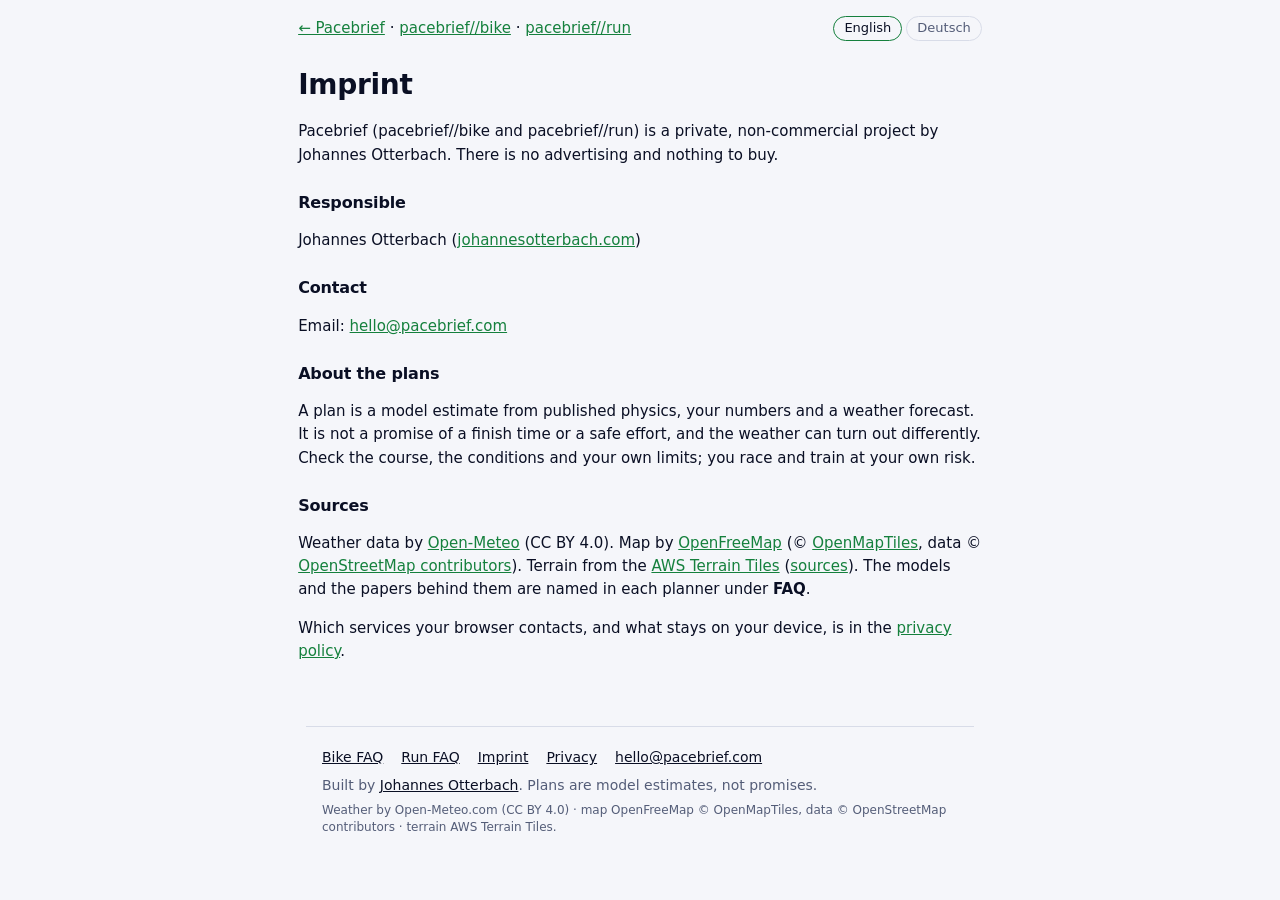
<file: imprint.html>
<!doctype html> <html lang="en"> <head> <meta charset="utf-8"> <meta name="viewport" content="width=device-width,initial-scale=1"> <title>Imprint · pacebrief</title> <meta http-equiv="Content-Security-Policy" content="default-src 'self'; script-src 'self'; style-src 'self' 'unsafe-inline'; img-src 'self' data:; font-src 'self'; object-src 'none'; base-uri 'self'; form-action 'self'"> <script src="shared/boot.js" data-page="legal"></script> <meta name="robots" content="noindex"> <link rel="icon" href="data:image/svg+xml,%3Csvg xmlns='http://www.w3.org/2000/svg' viewBox='0 0 32 32'%3E%3Crect width='32' height='32' rx='7' fill='%230a0f24'/%3E%3Cpath d='M9 25 15 7M17 25 23 7' stroke='%2322c55e' stroke-width='4' stroke-linecap='round'/%3E%3C/svg%3E"> <link rel="stylesheet" href="shared/style.css"> <link rel="stylesheet" href="landing-page/legal.css"> <script type="module" src="landing-page/legal.js"></script> </head> <body class="legal-page"> <main class="legal"> <div class="top"> <p><a href="index.html">← Pacebrief</a> · <a href="bike/">pacebrief//bike</a> · <a href="run/">pacebrief//run</a></p> <nav class="lang" aria-label="Language / Sprache"> <button type="button" data-lang="en" lang="en">English</button> <button type="button" data-lang="de" lang="de">Deutsch</button> </nav> </div> <section data-section="en" lang="en"> <h1>Imprint</h1> <p>Pacebrief (pacebrief//bike and pacebrief//run) is a private, non-commercial project by Johannes Otterbach. There is no advertising and nothing to buy.</p> <h2>Responsible</h2> <p>Johannes Otterbach (<a href="https://johannesotterbach.com/">johannesotterbach.com</a>)</p> <h2>Contact</h2> <p>Email: <a href="mailto:hello@pacebrief.com">hello@pacebrief.com</a></p> <h2>About the plans</h2> <p>A plan is a model estimate from published physics, your numbers and a weather forecast. It is not a promise of a finish time or a safe effort, and the weather can turn out differently. Check the course, the conditions and your own limits; you race and train at your own risk.</p> <h2>Sources</h2> <p>Weather data by <a href="https://open-meteo.com/">Open-Meteo</a> (CC BY 4.0). Map by <a href="https://openfreemap.org/">OpenFreeMap</a> (© <a href="https://openmaptiles.org/">OpenMapTiles</a>, data © <a href="https://www.openstreetmap.org/copyright">OpenStreetMap contributors</a>). Terrain from the <a href="https://registry.opendata.aws/terrain-tiles/">AWS Terrain Tiles</a> (<a href="https://github.com/tilezen/joerd/blob/master/docs/attribution.md">sources</a>). The models and the papers behind them are named in each planner under <b>FAQ</b>.</p> <p>Which services your browser contacts, and what stays on your device, is in the <a href="privacy.html">privacy policy</a>.</p> </section> <section data-section="de" lang="de" hidden> <h1>Impressum</h1> <p>Pacebrief (pacebrief//bike und pacebrief//run) ist ein privates, nicht-kommerzielles Projekt von Johannes Otterbach. Es gibt keine Werbung und keine Bezahlangebote.</p> <h2>Verantwortlich</h2> <p>Johannes Otterbach (<a href="https://johannesotterbach.com/">johannesotterbach.com</a>)</p> <h2>Kontakt</h2> <p>E-Mail: <a href="mailto:hello@pacebrief.com">hello@pacebrief.com</a></p> <h2>Hinweis zu den Plänen</h2> <p>Ein Plan ist eine Modellrechnung aus veröffentlichter Physik, deinen Angaben und einer Wettervorhersage. Er verspricht keine Zielzeit und keine sichere Belastung, und das Wetter kann anders kommen. Prüfe Strecke, Bedingungen und deine eigenen Grenzen; Rennen und Training auf eigene Gefahr.</p> <h2>Quellen</h2> <p>Wetterdaten von <a href="https://open-meteo.com/">Open-Meteo</a> (CC BY 4.0). Karte von <a href="https://openfreemap.org/">OpenFreeMap</a> (© <a href="https://openmaptiles.org/">OpenMapTiles</a>, Daten © <a href="https://www.openstreetmap.org/copyright">OpenStreetMap-Mitwirkende</a>). Höhendaten aus den <a href="https://registry.opendata.aws/terrain-tiles/">AWS Terrain Tiles</a> (<a href="https://github.com/tilezen/joerd/blob/master/docs/attribution.md">Quellen</a>). Die Modelle und die Veröffentlichungen dahinter stehen in jedem Planer unter <b>FAQ</b>.</p> <p>Welche Dienste dein Browser anfragt und was auf deinem Gerät bleibt, steht in der <a href="privacy.html">Datenschutzerklärung</a>.</p> </section> </main> <footer class="foot"> <nav aria-label="More"> <a href="bike/#faq">Bike FAQ</a> <a href="run/#faq">Run FAQ</a> <a href="imprint.html">Imprint</a> <a href="privacy.html">Privacy</a> <a href="mailto:hello@pacebrief.com">hello@pacebrief.com</a> </nav> <p>Built by <a href="https://johannesotterbach.com/">Johannes Otterbach</a>. Plans are model estimates, not promises.</p> <p class="credits">Weather by Open-Meteo.com (CC BY 4.0) · map OpenFreeMap © OpenMapTiles, data © OpenStreetMap contributors · terrain AWS Terrain Tiles.</p> </footer> </body> </html>
</file>
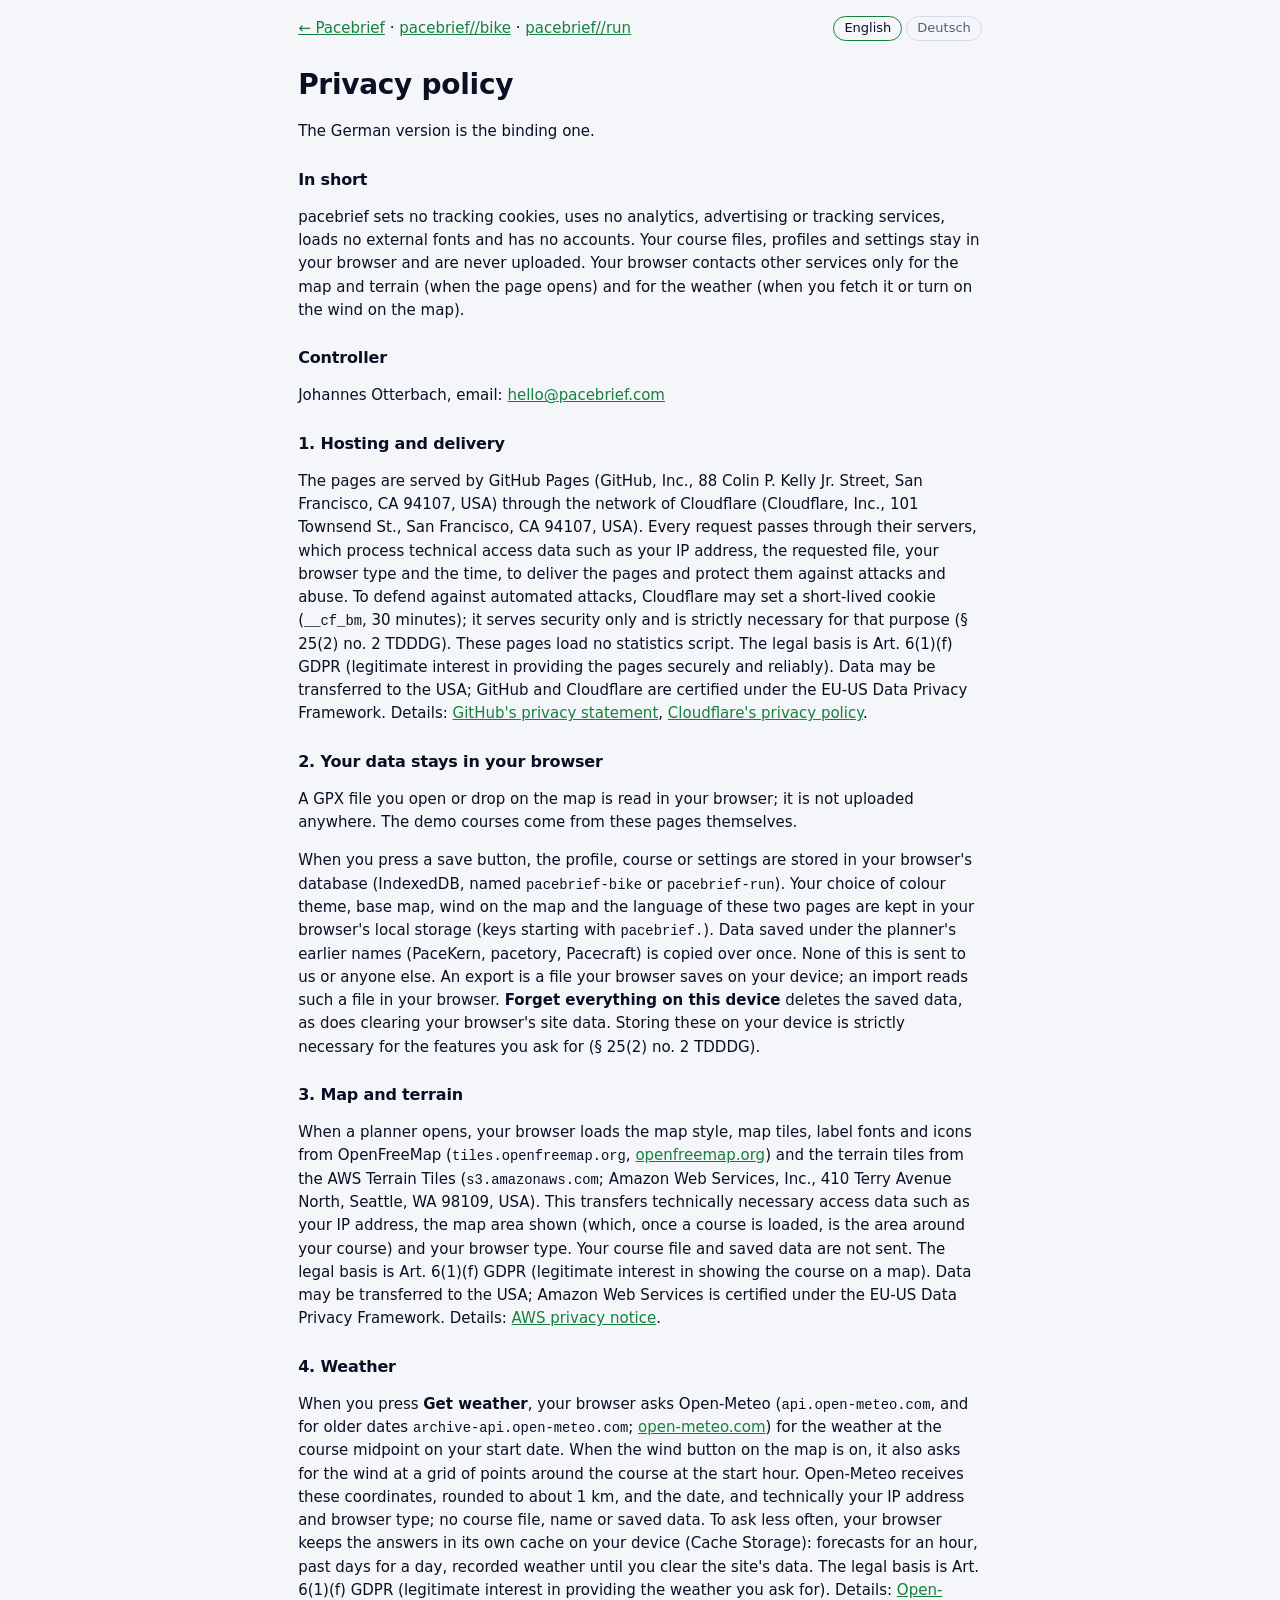
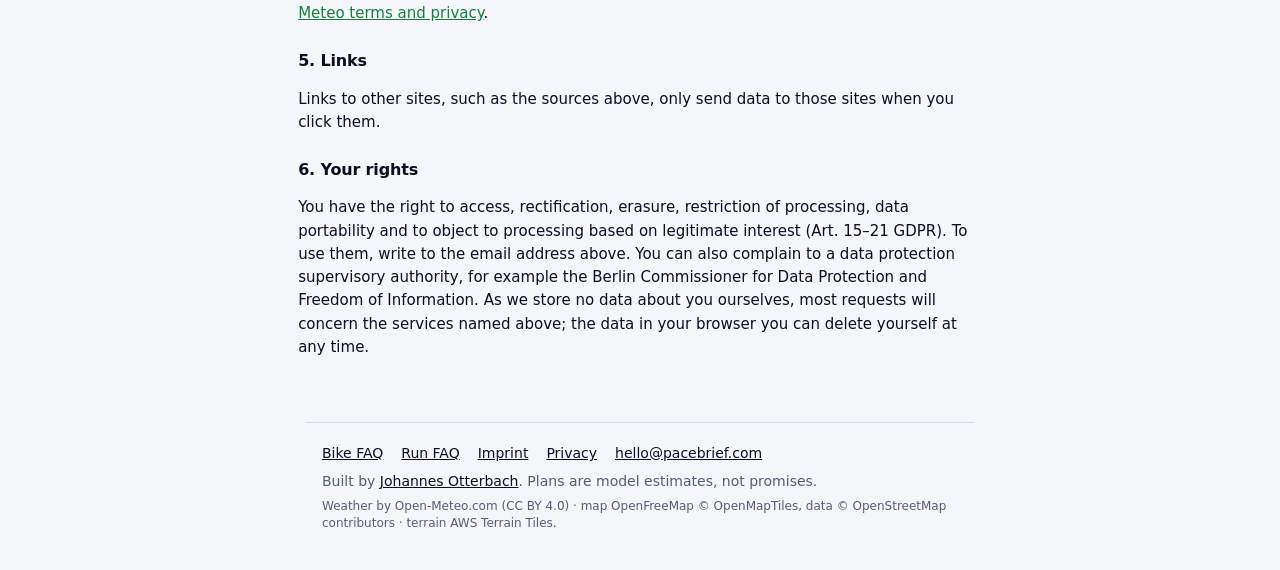
<file: privacy.html>
<!doctype html> <html lang="en"> <head> <meta charset="utf-8"> <meta name="viewport" content="width=device-width,initial-scale=1"> <title>Privacy · pacebrief</title> <meta http-equiv="Content-Security-Policy" content="default-src 'self'; script-src 'self'; style-src 'self' 'unsafe-inline'; img-src 'self' data:; font-src 'self'; object-src 'none'; base-uri 'self'; form-action 'self'"> <script src="shared/boot.js" data-page="legal"></script> <meta name="robots" content="noindex"> <link rel="icon" href="data:image/svg+xml,%3Csvg xmlns='http://www.w3.org/2000/svg' viewBox='0 0 32 32'%3E%3Crect width='32' height='32' rx='7' fill='%230a0f24'/%3E%3Cpath d='M9 25 15 7M17 25 23 7' stroke='%2322c55e' stroke-width='4' stroke-linecap='round'/%3E%3C/svg%3E"> <link rel="stylesheet" href="shared/style.css"> <link rel="stylesheet" href="landing-page/legal.css"> <script type="module" src="landing-page/legal.js"></script> </head> <body class="legal-page"> <main class="legal"> <div class="top"> <p><a href="index.html">← Pacebrief</a> · <a href="bike/">pacebrief//bike</a> · <a href="run/">pacebrief//run</a></p> <nav class="lang" aria-label="Language / Sprache"> <button type="button" data-lang="en" lang="en">English</button> <button type="button" data-lang="de" lang="de">Deutsch</button> </nav> </div> <section data-section="en" lang="en"> <h1>Privacy policy</h1> <p>The German version is the binding one.</p> <h2>In short</h2> <p>pacebrief sets no tracking cookies, uses no analytics, advertising or tracking services, loads no external fonts and has no accounts. Your course files, profiles and settings stay in your browser and are never uploaded. Your browser contacts other services only for the map and terrain (when the page opens) and for the weather (when you fetch it or turn on the wind on the map).</p> <h2>Controller</h2> <p>Johannes Otterbach, email: <a href="mailto:hello@pacebrief.com">hello@pacebrief.com</a></p> <h2>1. Hosting and delivery</h2> <p>The pages are served by GitHub Pages (GitHub, Inc., 88 Colin P. Kelly Jr. Street, San Francisco, CA 94107, USA) through the network of Cloudflare (Cloudflare, Inc., 101 Townsend St., San Francisco, CA 94107, USA). Every request passes through their servers, which process technical access data such as your IP address, the requested file, your browser type and the time, to deliver the pages and protect them against attacks and abuse. To defend against automated attacks, Cloudflare may set a short-lived cookie (<code>__cf_bm</code>, 30 minutes); it serves security only and is strictly necessary for that purpose (§ 25(2) no. 2 TDDDG). These pages load no statistics script. The legal basis is Art. 6(1)(f) GDPR (legitimate interest in providing the pages securely and reliably). Data may be transferred to the USA; GitHub and Cloudflare are certified under the EU-US Data Privacy Framework. Details: <a href="https://docs.github.com/en/site-policy/privacy-policies/github-general-privacy-statement">GitHub's privacy statement</a>, <a href="https://www.cloudflare.com/privacypolicy/">Cloudflare's privacy policy</a>.</p> <h2>2. Your data stays in your browser</h2> <p>A GPX file you open or drop on the map is read in your browser; it is not uploaded anywhere. The demo courses come from these pages themselves.</p> <p>When you press a save button, the profile, course or settings are stored in your browser's database (IndexedDB, named <code>pacebrief-bike</code> or <code>pacebrief-run</code>). Your choice of colour theme, base map, wind on the map and the language of these two pages are kept in your browser's local storage (keys starting with <code>pacebrief.</code>). Data saved under the planner's earlier names (PaceKern, pacetory, Pacecraft) is copied over once. None of this is sent to us or anyone else. An export is a file your browser saves on your device; an import reads such a file in your browser. <b>Forget everything on this device</b> deletes the saved data, as does clearing your browser's site data. Storing these on your device is strictly necessary for the features you ask for (§ 25(2) no. 2 TDDDG).</p> <h2>3. Map and terrain</h2> <p>When a planner opens, your browser loads the map style, map tiles, label fonts and icons from OpenFreeMap (<code>tiles.openfreemap.org</code>, <a href="https://openfreemap.org/">openfreemap.org</a>) and the terrain tiles from the AWS Terrain Tiles (<code>s3.amazonaws.com</code>; Amazon Web Services, Inc., 410 Terry Avenue North, Seattle, WA 98109, USA). This transfers technically necessary access data such as your IP address, the map area shown (which, once a course is loaded, is the area around your course) and your browser type. Your course file and saved data are not sent. The legal basis is Art. 6(1)(f) GDPR (legitimate interest in showing the course on a map). Data may be transferred to the USA; Amazon Web Services is certified under the EU-US Data Privacy Framework. Details: <a href="https://aws.amazon.com/privacy/">AWS privacy notice</a>.</p> <h2>4. Weather</h2> <p>When you press <b>Get weather</b>, your browser asks Open-Meteo (<code>api.open-meteo.com</code>, and for older dates <code>archive-api.open-meteo.com</code>; <a href="https://open-meteo.com/">open-meteo.com</a>) for the weather at the course midpoint on your start date. When the wind button on the map is on, it also asks for the wind at a grid of points around the course at the start hour. Open-Meteo receives these coordinates, rounded to about 1 km, and the date, and technically your IP address and browser type; no course file, name or saved data. To ask less often, your browser keeps the answers in its own cache on your device (Cache Storage): forecasts for an hour, past days for a day, recorded weather until you clear the site's data. The legal basis is Art. 6(1)(f) GDPR (legitimate interest in providing the weather you ask for). Details: <a href="https://open-meteo.com/en/terms">Open-Meteo terms and privacy</a>.</p> <h2>5. Links</h2> <p>Links to other sites, such as the sources above, only send data to those sites when you click them.</p> <h2>6. Your rights</h2> <p>You have the right to access, rectification, erasure, restriction of processing, data portability and to object to processing based on legitimate interest (Art. 15–21 GDPR). To use them, write to the email address above. You can also complain to a data protection supervisory authority, for example the Berlin Commissioner for Data Protection and Freedom of Information. As we store no data about you ourselves, most requests will concern the services named above; the data in your browser you can delete yourself at any time.</p> </section> <section data-section="de" lang="de" hidden> <h1>Datenschutzerklärung</h1> <p>Maßgeblich ist die deutsche Fassung.</p> <h2>Kurz gesagt</h2> <p>pacebrief setzt keine Tracking-Cookies, nutzt keine Statistik-, Werbe- oder Tracking-Dienste, lädt keine externen Schriften und hat keine Konten. Deine Streckendateien, Profile und Einstellungen bleiben in deinem Browser und werden nie hochgeladen. Dein Browser fragt andere Dienste nur für Karte und Gelände an (beim Öffnen der Seite) und für das Wetter (wenn du es abrufst oder den Wind auf der Karte einschaltest).</p> <h2>Verantwortlicher</h2> <p>Johannes Otterbach, E-Mail: <a href="mailto:hello@pacebrief.com">hello@pacebrief.com</a></p> <h2>1. Hosting und Auslieferung</h2> <p>Die Seiten werden von GitHub Pages (GitHub, Inc., 88 Colin P. Kelly Jr. Street, San Francisco, CA 94107, USA) über das Netz von Cloudflare (Cloudflare, Inc., 101 Townsend St., San Francisco, CA 94107, USA) ausgeliefert. Jeder Aufruf läuft über deren Server, die technische Zugriffsdaten wie IP-Adresse, abgerufene Datei, Browsertyp und Uhrzeit verarbeiten, um die Seiten auszuliefern und vor Angriffen und Missbrauch zu schützen. Zur Abwehr automatisierter Angriffe kann Cloudflare ein kurzlebiges Cookie setzen (<code>__cf_bm</code>, 30 Minuten); es dient nur der Sicherheit und ist dafür unbedingt erforderlich (§ 25 Abs. 2 Nr. 2 TDDDG). Diese Seiten laden kein Statistik-Skript. Rechtsgrundlage ist Art. 6 Abs. 1 lit. f DSGVO (berechtigtes Interesse an einer sicheren und zuverlässigen Bereitstellung). Dabei können Daten in die USA übermittelt werden; GitHub und Cloudflare sind unter dem EU-US Data Privacy Framework zertifiziert. Details: <a href="https://docs.github.com/de/site-policy/privacy-policies/github-general-privacy-statement">Datenschutzerklärung von GitHub</a>, <a href="https://www.cloudflare.com/de-de/privacypolicy/">Datenschutzerklärung von Cloudflare</a>.</p> <h2>2. Deine Daten bleiben in deinem Browser</h2> <p>Eine GPX-Datei, die du öffnest oder auf die Karte ziehst, wird in deinem Browser gelesen; sie wird nirgendwohin hochgeladen. Die Demo-Strecken kommen von diesen Seiten selbst.</p> <p>Wenn du auf einen Speichern-Knopf drückst, werden Profil, Strecke oder Einstellungen in der Datenbank deines Browsers gespeichert (IndexedDB, Name <code>pacebrief-bike</code> oder <code>pacebrief-run</code>). Deine Wahl von Farbschema, Grundkarte, Wind auf der Karte und der Sprache dieser beiden Seiten liegt im lokalen Speicher deines Browsers (Schlüssel beginnend mit <code>pacebrief.</code>). Daten, die unter den früheren Namen des Planers (PaceKern, pacetory, Pacecraft) gespeichert wurden, werden einmal übernommen. Nichts davon wird an uns oder andere gesendet. Ein Export ist eine Datei, die dein Browser auf deinem Gerät speichert; ein Import liest so eine Datei in deinem Browser. <b>Forget everything on this device</b> löscht die gespeicherten Daten, ebenso das Löschen der Websitedaten im Browser. Das Speichern auf deinem Gerät ist für die Funktionen, die du nutzt, unbedingt erforderlich (§ 25 Abs. 2 Nr. 2 TDDDG).</p> <h2>3. Karte und Gelände</h2> <p>Beim Öffnen eines Planers lädt dein Browser Kartenstil, Kartenkacheln, Schriften für die Beschriftung und Symbole von OpenFreeMap (<code>tiles.openfreemap.org</code>, <a href="https://openfreemap.org/">openfreemap.org</a>) und die Höhenkacheln aus den AWS Terrain Tiles (<code>s3.amazonaws.com</code>; Amazon Web Services, Inc., 410 Terry Avenue North, Seattle, WA 98109, USA). Dabei werden technisch notwendige Zugriffsdaten wie deine IP-Adresse, der gezeigte Kartenausschnitt (bei geladener Strecke die Gegend um deine Strecke) und der Browsertyp übertragen. Deine Streckendatei und gespeicherte Daten werden nicht gesendet. Rechtsgrundlage ist Art. 6 Abs. 1 lit. f DSGVO (berechtigtes Interesse, die Strecke auf einer Karte zu zeigen). Dabei können Daten in die USA übermittelt werden; Amazon Web Services ist unter dem EU-US Data Privacy Framework zertifiziert. Details: <a href="https://aws.amazon.com/de/privacy/">Datenschutzhinweis von AWS</a>.</p> <h2>4. Wetter</h2> <p>Wenn du <b>Get weather</b> drückst, fragt dein Browser bei Open-Meteo (<code>api.open-meteo.com</code>, für ältere Daten <code>archive-api.open-meteo.com</code>; <a href="https://open-meteo.com/">open-meteo.com</a>) das Wetter am Streckenmittelpunkt zu deinem Startdatum an. Wenn der Wind-Knopf auf der Karte eingeschaltet ist, fragt er zusätzlich den Wind an einem Raster von Punkten um die Strecke zur Startstunde an. Open-Meteo erhält diese Koordinaten, auf etwa 1 km gerundet, und das Datum sowie technisch deine IP-Adresse und den Browsertyp; keine Streckendatei, keinen Namen und keine gespeicherten Daten. Damit seltener gefragt wird, hält dein Browser die Antworten in seinem eigenen Cache auf deinem Gerät (Cache Storage): Vorhersagen eine Stunde, vergangene Tage einen Tag, gemessenes Wetter, bis du die Websitedaten löschst. Rechtsgrundlage ist Art. 6 Abs. 1 lit. f DSGVO (berechtigtes Interesse, das angefragte Wetter bereitzustellen). Details: <a href="https://open-meteo.com/en/terms">Nutzungsbedingungen und Datenschutz von Open-Meteo</a>.</p> <h2>5. Links</h2> <p>Links zu anderen Seiten, etwa zu den Quellen oben, senden erst dann Daten an diese Seiten, wenn du sie anklickst.</p> <h2>6. Deine Rechte</h2> <p>Du hast das Recht auf Auskunft, Berichtigung, Löschung, Einschränkung der Verarbeitung, Datenübertragbarkeit und Widerspruch gegen Verarbeitungen auf Grundlage berechtigter Interessen (Art. 15–21 DSGVO). Schreib dafür an die E-Mail-Adresse oben. Außerdem kannst du dich bei einer Datenschutz-Aufsichtsbehörde beschweren, zum Beispiel bei der Berliner Beauftragten für Datenschutz und Informationsfreiheit. Da wir selbst keine Daten über dich speichern, betreffen die meisten Anfragen die oben genannten Dienste; die Daten in deinem Browser kannst du jederzeit selbst löschen.</p> </section> </main> <footer class="foot"> <nav aria-label="More"> <a href="bike/#faq">Bike FAQ</a> <a href="run/#faq">Run FAQ</a> <a href="imprint.html">Imprint</a> <a href="privacy.html">Privacy</a> <a href="mailto:hello@pacebrief.com">hello@pacebrief.com</a> </nav> <p>Built by <a href="https://johannesotterbach.com/">Johannes Otterbach</a>. Plans are model estimates, not promises.</p> <p class="credits">Weather by Open-Meteo.com (CC BY 4.0) · map OpenFreeMap © OpenMapTiles, data © OpenStreetMap contributors · terrain AWS Terrain Tiles.</p> </footer> </body> </html>
</file>
<file: landing-page/landing.css>
:root{--bg:#0a0f24;--panel:#121a36;--line:#26305a;--text:#eef1f8;--muted:#a3acc8;--bike:#22c55e;--on-bike:#0a0f24;--run:#f5c518;--on-run:#0a0f24;--run-text:#f5c518;--swim:#60a5fa;--shadow:0 10px 40px rgba(0, 0, 0, 0.45);color-scheme:dark}@media (prefers-color-scheme:light){:root:not([data-theme=dark]){--bg:#f5f6fa;--panel:#ffffff;--line:#d8dce8;--text:#0a0f24;--muted:#4f5874;--bike:#15803d;--on-bike:#ffffff;--run:#f2b705;--on-run:#0a0f24;--run-text:#9a6700;--swim:#1d4ed8;--shadow:0 10px 40px rgba(10, 15, 36, 0.18);color-scheme:light}}:root[data-theme=light]{--bg:#f5f6fa;--panel:#ffffff;--line:#d8dce8;--text:#0a0f24;--muted:#4f5874;--bike:#15803d;--on-bike:#ffffff;--run:#f2b705;--on-run:#0a0f24;--run-text:#9a6700;--swim:#1d4ed8;--shadow:0 10px 40px rgba(10, 15, 36, 0.18);color-scheme:light}*{box-sizing:border-box}html{-webkit-text-size-adjust:100%}body{margin:0;background:var(--bg);color:var(--text);font:16px/1.55 Inter,system-ui,-apple-system,"Segoe UI",Roboto,sans-serif}a{color:inherit}img{max-width:100%;height:auto;display:block}.foot,.top,main{max-width:1120px;margin:0 auto;padding:0 16px}.top{display:flex;align-items:center;justify-content:space-between;gap:16px;padding-top:18px;padding-bottom:18px}.mark{font:800 22px/1 "Inter Tight",Inter,system-ui,sans-serif;text-decoration:none;letter-spacing:.01em}.mark .s1,.mark .s2{color:var(--bike)}.top nav{display:flex;gap:18px;font-size:15px}.top nav a{text-decoration:none;color:var(--muted)}.top nav a:hover{color:var(--text)}.hero{text-align:center;padding:28px 0 8px}h1{margin:0 auto 16px;max-width:14ch;letter-spacing:-.01em}.lead{font-size:clamp(17px, 2.4vw, 20px);color:var(--muted);max-width:44rem;margin:0 auto 24px}.cta{display:flex;flex-wrap:wrap;justify-content:center;gap:12px}.btn{display:inline-flex;align-items:center;gap:8px;min-height:48px;padding:12px 22px;border-radius:12px;font-weight:700;text-decoration:none;font-size:17px}.btn.bike{background:var(--bike);color:var(--on-bike)}.btn.run{background:var(--run);color:var(--on-run)}.btn small,.card small{font-size:11px;font-weight:700;text-transform:uppercase;letter-spacing:.06em;border:1.5px solid currentColor;border-radius:999px;padding:1px 7px}.btn:hover{filter:brightness(1.06)}.btn:focus-visible,.card:focus-visible,a:focus-visible{outline:3px solid var(--swim);outline-offset:3px}.fine{font-size:14px;color:var(--muted);margin:12px 0 28px}.shot{position:relative;margin:0 auto;max-width:1040px}.shot img:first-child{border-radius:14px;border:1px solid var(--line);box-shadow:var(--shadow)}.shot .phone{position:absolute;right:-8px;bottom:-28px;width:22%;max-width:210px;border-radius:18px;border:6px solid #0a0f24;box-shadow:var(--shadow)}section{padding:56px 0 8px}h2{margin:0 0 20px;text-align:center}h3{font:800 20px/1.25 "Inter Tight",Inter,system-ui,sans-serif;margin:0 0 8px}.cards{display:grid;gap:14px;grid-template-columns:repeat(auto-fit,minmax(260px,1fr))}.card{display:flex;flex-direction:column;gap:10px;padding:20px;background:var(--panel);border:1px solid var(--line);border-top:5px solid var(--c);border-radius:14px;text-decoration:none;color:var(--muted)}.card .name{font:800 21px/1.2 "Inter Tight",Inter,system-ui,sans-serif;color:var(--text);display:flex;align-items:center;gap:8px;flex-wrap:wrap}.card .name b{color:var(--c)}.card .go{margin-top:auto;font-weight:700;color:var(--text)}.card:hover{border-color:var(--c)}.card.bike{--c:var(--bike)}.card.run{--c:var(--run)}.card.swim{--c:var(--swim)}.card.run .name small{color:var(--text)}.card.run .name b{color:var(--run-text)}.steps{list-style:none;counter-reset:s;padding:0;margin:0;display:grid;gap:14px;grid-template-columns:repeat(auto-fit,minmax(240px,1fr))}.steps li{counter-increment:s;background:var(--panel);border:1px solid var(--line);border-radius:14px;padding:18px 18px 18px 60px;position:relative;color:var(--muted)}.steps li b{color:var(--text);display:block}.steps li::before{content:counter(s);position:absolute;left:16px;top:16px;width:30px;height:30px;border-radius:50%;background:var(--bike);color:var(--on-bike);font-weight:800;display:grid;place-items:center}.features{display:grid;gap:18px}.app-title{margin-bottom:2px}.app-title b{font-weight:inherit}.app-title.bike b{color:var(--bike)}.app-title.run b{color:var(--run-text)}.feature{display:grid;gap:16px;align-items:center;background:var(--panel);border:1px solid var(--line);border-radius:14px;padding:20px}.feature p{color:var(--muted);margin:0}.feature img{border-radius:10px;border:1px solid var(--line)}.feature img.tall{max-height:360px;width:auto;justify-self:center}@media (min-width:760px){.feature{grid-template-columns:1fr 1.25fr;padding:24px}.feature:nth-child(2n)>div{order:2}.feature:not(:has(img)){grid-template-columns:1fr}}.foot{border-top:1px solid var(--line);margin-top:56px;padding-top:20px;padding-bottom:32px;color:var(--muted);font-size:14px}.foot nav{display:flex;flex-wrap:wrap;gap:8px 18px;margin-bottom:8px}.foot nav a{color:var(--text)}.foot p{margin:6px 0}.foot .credits{font-size:12px}@media (max-width:600px){.top nav{gap:14px;font-size:14px}.shot .phone{display:none}.btn{width:100%;justify-content:center}}
</file>
<file: shared/style.css>
:root{--bg:#0a0f24;--panel:#121a36;--line:#26305a;--text:#eef1f8;--muted:#9aa3c0;--accent:#22c55e;--accent-hover:#4ade80;--accent-text:#22c55e;--on-accent:#0a0f24;--elev:#2c3a6e;--g0:#6b7bb0;--speed:#b794f6;--pw-lo:#6ea8ff;--pw-mid:#c9cfe3;--pw-hi:#ff5a00;--pw-hike:#2dd4bf;--hover:rgba(255, 255, 255, 0.09);--shadow:0 4px 16px rgba(0, 0, 0, 0.4);--g1:#c9a43f;--g2:#d96a32;--g3:#b8323a;color-scheme:dark}:root[data-sport=run]{--accent:#f5c518;--accent-hover:#ffd84d;--accent-text:#f5c518;--on-accent:#0a0f24;--accent-soft:#f5c518}:root[data-sport=run][data-theme=light]{--accent:#9a6700;--accent-hover:#7a5200;--accent-text:#9a6700;--on-accent:#ffffff;--accent-soft:#f2b705}@media (prefers-color-scheme:light){:root[data-sport=run]:not([data-theme=dark]){--accent:#9a6700;--accent-hover:#7a5200;--accent-text:#9a6700;--on-accent:#ffffff;--accent-soft:#f2b705}:root:not([data-theme=dark]){--bg:#f5f6fa;--panel:#ffffff;--line:#d8dce8;--text:#0a0f24;--muted:#545d78;--accent:#15803d;--accent-hover:#166534;--accent-text:#15803d;--on-accent:#ffffff;--elev:#d3daee;--g0:#9aa6c8;--speed:#7c4dcc;--pw-lo:#2f6fde;--pw-mid:#8a93ab;--pw-hi:#ff5a00;--pw-hike:#0f766e;--hover:rgba(10, 15, 36, 0.06);--shadow:0 4px 16px rgba(10, 15, 36, 0.15);--g1:#e6c55e;--g2:#ea8a4a;--g3:#c43c3c;color-scheme:light}}:root[data-theme=light]{--bg:#f5f6fa;--panel:#ffffff;--line:#d8dce8;--text:#0a0f24;--muted:#545d78;--accent:#15803d;--accent-hover:#166534;--accent-text:#15803d;--on-accent:#ffffff;--elev:#d3daee;--g0:#9aa6c8;--speed:#7c4dcc;--pw-lo:#2f6fde;--pw-mid:#8a93ab;--pw-hi:#ff5a00;--pw-hike:#0f766e;--hover:rgba(10, 15, 36, 0.06);--shadow:0 4px 16px rgba(10, 15, 36, 0.15);--g1:#e6c55e;--g2:#ea8a4a;--g3:#c43c3c;color-scheme:light}*{box-sizing:border-box}:root:not([data-server=on]) [data-paid],[hidden]{display:none!important}body{margin:0;background:var(--bg);color:var(--text);font:15px/1.45 Inter,system-ui,-apple-system,"Segoe UI",sans-serif;height:100vh;height:100dvh;overflow:hidden;display:grid;grid-template-rows:52px 1fr;grid-template-columns:76px 1fr}.chip,h2,h3{font-family:"Inter Tight",Inter,system-ui,sans-serif}h2{font-size:20px;font-weight:800;margin:0;letter-spacing:-.01em}h3{font-size:14px;margin:10px 0 -4px;display:grid}h3 small{font-weight:400;color:var(--muted);font-size:12px}.eyebrow{font-size:15px;font-weight:700;letter-spacing:.08em;text-transform:uppercase;color:var(--accent-text)}.note{color:var(--muted);font-size:13px;margin:0}a{color:var(--text)}.link:hover,a:hover{color:var(--accent-hover)}.topbar{grid-column:1/-1;display:flex;align-items:center;gap:14px;padding:0 14px;z-index:5;background:var(--panel);border-bottom:1px solid var(--line);min-width:0}.eyebrow.wordmark{text-transform:none;letter-spacing:.02em;color:var(--text)}a.eyebrow.wordmark{text-decoration:none}a.eyebrow.wordmark:focus-visible,a.eyebrow.wordmark:hover{text-decoration:underline;text-underline-offset:3px}.wordmark .slashes{color:var(--accent);margin:0 1px}.brand{display:flex;align-items:center;gap:8px;flex:none}.server-chip{font-size:11px;font-weight:600;color:var(--accent-text);border:1px solid var(--accent);border-radius:999px;padding:1px 8px}.course-name{color:var(--muted);font-size:14px;white-space:nowrap;overflow:hidden;text-overflow:ellipsis;min-width:0}.chips{display:flex;gap:2px;margin-left:auto;flex:none;min-width:0;overflow:hidden}.chip[hidden]{display:none}.chip{display:grid;min-width:0;font-weight:700;font-size:15px;line-height:1.15;padding:2px 10px;border-left:1px solid var(--line);white-space:nowrap}.chip small{overflow:hidden;text-overflow:ellipsis;font-family:Inter,system-ui,sans-serif;font-weight:500;font-size:10px;color:var(--muted);text-transform:uppercase;letter-spacing:.05em}.theme{display:inline-flex;border:1px solid var(--line);border-radius:999px;padding:2px;background:var(--panel);flex:none;margin-left:auto}.chips:not([hidden])+.theme{margin-left:4px}.theme button{border:0;background:0 0;border-radius:999px;padding:2px 8px;font-size:12px;color:var(--muted)}.theme button[aria-pressed=true]{background:var(--bg);color:var(--text);font-weight:600;box-shadow:inset 0 0 0 1px var(--line)}.rail{grid-row:2;z-index:4;background:var(--panel);border-right:1px solid var(--line);display:flex;flex-direction:column;gap:2px;padding:8px 6px;overflow-y:auto}.rail button{background:0 0;border:1px solid transparent;border-radius:10px;display:grid;justify-items:center;gap:2px;padding:7px 2px;color:var(--muted);font-size:11px;line-height:1.2}.rail button svg{width:23px;height:23px;fill:none;stroke:currentColor;stroke-width:1.7;stroke-linecap:round;stroke-linejoin:round}.rail button.on,.rail button:hover{color:var(--text);border-color:var(--line);background:var(--bg)}.rail button.on{border-color:var(--accent)}.more-sheet,.rail .more{display:none}.more-sheet .sheet-theme{display:inline-flex}#map{grid-row:2;grid-column:2;min-height:0;min-width:0;background:var(--bg);overflow:hidden;position:relative}.map-note{max-width:360px;margin:0;padding:6px 10px;font-size:12px;color:var(--text);background:var(--panel);border:1px solid var(--line);border-radius:8px;box-shadow:var(--shadow);cursor:pointer}.map-note:empty{display:none}.drop-hint{position:absolute;top:45%;left:calc(50% + 38px);transform:translate(-50%,-50%);z-index:2;pointer-events:none;background:var(--panel);border:1px dashed var(--line);border-radius:12px;padding:14px 20px;color:var(--muted);box-shadow:var(--shadow);text-align:center}body.dragging .drop-hint{display:block!important;border-color:var(--accent);color:var(--text)}.drawer{position:absolute;top:52px;left:76px;bottom:0;width:min(390px,calc(100vw - 76px));z-index:4;background:var(--panel);border-right:1px solid var(--line);box-shadow:var(--shadow);display:grid;grid-template-rows:auto 1fr auto}.drawer>header{display:flex;align-items:center;justify-content:space-between;padding:10px 16px;border-bottom:1px solid var(--line)}.panels{overflow:auto;padding:12px 16px 16px}.panels section{display:grid;gap:12px;align-content:start}.drawer>footer{display:flex;gap:8px;padding:10px 16px;border-top:1px solid var(--line)}.drawer>footer[hidden]{display:none}.icon-btn{background:0 0;border:1px solid var(--line);border-radius:8px;width:32px;height:32px;padding:0;display:grid;place-items:center}label{display:grid;gap:4px;align-content:start;font-size:13px;color:var(--muted)}label small{font-size:12px;line-height:1.4;color:var(--muted);opacity:.9}label.inline{display:inline-flex;align-items:center;gap:8px}button,input,select{font:inherit;color:var(--text);background:var(--bg);border:1px solid var(--line);border-radius:8px;padding:7px 10px;min-width:0}input[type=file]{padding:6px}input[type=range]{padding:0;accent-color:var(--accent)}.range-ends{display:flex;justify-content:space-between;font-size:12px;color:var(--muted)}button{cursor:pointer}button:hover{border-color:var(--accent)}button:disabled{opacity:.45;cursor:default}button:disabled:hover{border-color:var(--line)}button.link{background:0 0;border:0;padding:0;text-decoration:underline;color:var(--muted);justify-self:start}button.primary{background:var(--accent);border-color:var(--accent);color:var(--on-accent);font-weight:700;padding:9px 16px}button.small{padding:3px 10px;font-size:12px}button.danger:hover{border-color:#e5484d;color:#e5484d}#fetch-weather{justify-self:start}.seg-row,.time-row{display:flex;flex-wrap:wrap;align-items:center;gap:8px 14px;font-size:13px;color:var(--muted)}.time-row input{width:4.2em}label.check{display:flex;flex-wrap:wrap;align-items:center;gap:8px}label.check small{flex-basis:100%}.trail-only{display:none}body.is-trail .trail-only{display:grid}.data-actions,.saved-row{display:flex;flex-wrap:wrap;align-items:center;gap:8px}.saved-head{display:flex;align-items:center;justify-content:space-between;gap:8px;font-size:13px;color:var(--muted)}.saved-list{list-style:none;margin:8px 0 0;padding:0;display:grid;gap:4px}.saved-list li{display:flex;flex-wrap:wrap;align-items:center;gap:6px;padding:4px 8px;border:1px solid var(--line);border-radius:8px}.saved-list li.current{border-color:var(--accent)}.saved-list li.empty{border-style:dashed;color:var(--muted);font-size:13px}.saved-list .load{background:0 0;border:0;padding:0;font-weight:600;text-align:left}.saved-list .load:hover{color:var(--accent-hover)}.saved-list .meta{color:var(--muted);font-size:12px;margin-right:auto}.bottom{position:absolute;left:90px;right:14px;bottom:22px;z-index:3;background:var(--panel);border:1px solid var(--line);border-radius:12px;box-shadow:var(--shadow);padding:6px 12px;max-height:48vh;display:grid;grid-template-rows:auto 1fr}body.panel-open .bottom{left:calc(76px + min(390px,100vw - 76px) + 12px)}.bottom-head{display:flex;align-items:center;gap:8px;min-width:0}.bottom-body{overflow-y:auto;min-height:0}.bottom.collapsed .bottom-body{display:none}.tabs{display:inline-flex;border:1px solid var(--line);border-radius:8px;overflow:hidden;flex:none}.tabs button{border:0;border-radius:0;padding:3px 12px;font-size:13px;background:0 0;color:var(--muted)}.tabs button[aria-selected=true]{background:var(--bg);color:var(--text);font-weight:700}.readout{color:var(--muted);font-size:13px;flex:1;min-width:0;white-space:nowrap;overflow:hidden;text-overflow:ellipsis}.setup-line{margin:0 0 4px;color:var(--muted);font-size:12px;white-space:nowrap;overflow:hidden;text-overflow:ellipsis}.setup-line:empty{display:none}.warnings{list-style:none;margin:6px 0;padding:0;display:grid;gap:4px;font-size:13px}.warnings:empty{display:none}.warnings li{border-left:4px solid var(--line);background:var(--bg);border-radius:6px;padding:4px 8px}.warnings li.warning{border-left-color:#e5484d}.warnings li.caution{border-left-color:#e8a33d}.warnings li.info{border-left-color:var(--pw-lo)}.warnings li.foot{border:0;background:0 0;padding:0 2px;color:var(--muted);font-size:11px}.warnings li.summary{display:none;cursor:pointer}.warnings .lvl{font-size:10px;font-weight:700;letter-spacing:.06em;text-transform:uppercase;color:var(--muted);margin-right:4px}#sections-info{margin:4px 0}.chart-legend{display:flex;flex-wrap:wrap;align-items:center;gap:4px 12px;margin:4px 0;font-size:12px}.chart-legend button{display:inline-flex;align-items:center;gap:6px;background:0 0;border:1px solid transparent;padding:2px 6px;font-weight:700;font-size:12px}.chart-legend button:focus-visible,.chart-legend button:hover{border-color:var(--line)}.chart-legend button[aria-pressed=false]{font-weight:400;opacity:.4}.chart-legend .sw{width:20px;height:0;border-top:3px solid}.chart-legend .power-sw{border-color:var(--pw-mid);border-image:linear-gradient(90deg,var(--pw-lo),var(--pw-mid),var(--pw-hi)) 1}.chart-legend .speed-sw{border-color:var(--speed)}.chart-legend .steady-sw{border-top:2px dashed var(--muted)}.chart-legend .static{display:inline-flex;align-items:center;gap:6px;color:var(--muted)}.chart-legend .row-break{display:none}.chart-legend .series{display:inline-flex;flex-wrap:wrap;gap:4px}.chart-legend .series button{border-color:var(--line);border-radius:999px;padding:3px 9px}.chart-legend .series button[aria-pressed=true]{background:var(--bg)}.chart-legend .series button[aria-pressed=false]{opacity:.55;text-decoration:line-through}.chart-legend .series button[aria-pressed=false] .sw{opacity:.4}.chart-legend.compact{gap:6px 8px}.chart-legend.compact .row-break{display:block;flex-basis:100%;height:0}.chart-legend.compact .lbl{display:none}.chart-legend.compact .zoom button{padding:5px 7px}.chart-legend.compact .series button{padding:5px 7px;gap:4px}.chart-legend.compact .series .sw{width:12px}.chart-legend.compact .fill-pick button{padding:2px 4px}.chart-legend.compact .scale{flex-wrap:wrap;gap:2px;font-size:11px}.chart-legend.compact .sq{width:8px;margin-left:4px}.chart-legend .fill-pick{display:inline-flex;align-items:center;gap:2px;color:var(--muted)}.chart-legend .scale{display:inline-flex;align-items:center;gap:4px;color:var(--muted)}.chart-legend .lbl{color:var(--muted);margin-right:2px}.chart-legend .sq{width:12px;height:4px;border-radius:2px;background:var(--g0);margin-left:6px}.chart-legend .sq.g1{background:var(--g1)}.chart-legend .sq.g2{background:var(--g2)}.chart-legend .sq.g3{background:var(--g3)}.zoom{display:inline-flex;border:1px solid var(--line);border-radius:8px;overflow:hidden}.chart-legend .zoom button{border:0;border-radius:0;padding:2px 8px;font-weight:400;opacity:1}.chart-legend .zoom button[aria-pressed=true]{background:var(--bg);font-weight:700}.overview{margin-bottom:4px;cursor:pointer}.overview svg{display:block}.overview .window{fill:color-mix(in srgb,var(--accent) 12%,transparent);stroke:var(--accent);stroke-width:1}.chart-wrap{position:relative}.mini-chart{overflow-x:auto;overflow-y:hidden;-webkit-overflow-scrolling:touch;overscroll-behavior-x:contain;touch-action:pan-x}.mini-chart.selecting{overflow-x:hidden;touch-action:none}.mini-chart svg{display:block;user-select:none}.axis{position:absolute;top:0;pointer-events:none}.axis.left{left:0}.axis.right{right:0}.axis .bg{fill:var(--panel);opacity:.8}.elev{fill:var(--elev)}.elev.g1{fill:var(--g1)}.elev.g2{fill:var(--g2)}.elev.g3{fill:var(--g3)}.elev.pw-lo{fill:var(--pw-lo);opacity:.6}.elev.pw-mid{fill:var(--pw-mid);opacity:.6}.elev.pw-hi{fill:var(--pw-hi);opacity:.6}.elev.pw-hike{fill:var(--pw-hike);opacity:.6}.grid{stroke:var(--line)}.steady{stroke:var(--muted);stroke-dasharray:6 5;stroke-width:1.5}.pline{fill:none;stroke-width:3;stroke-linejoin:round}.pline.lo{stroke:var(--pw-lo)}.pline.mid{stroke:var(--pw-mid)}.pline.hi{stroke:var(--pw-hi)}.pline.hike{stroke:var(--pw-hike);stroke-dasharray:5 3}.speed{fill:none;stroke:var(--speed);stroke-width:1.6}.ax{fill:var(--muted);font-size:12px}.ax.end{text-anchor:end}.ax.mid{text-anchor:middle}.ax.spd{fill:var(--speed)}.chart-wrap.no-power .axis.left,.chart-wrap.no-speed .axis.right,.mini-chart.no-power .pw,.mini-chart.no-speed .sp,.mini-chart.no-steady .steady{display:none}.band{fill:transparent;cursor:pointer}.band.sel{fill:transparent}.band.on{fill:var(--hover)}.sel-rect{fill:color-mix(in srgb,var(--accent) 7%,transparent);stroke:var(--accent);stroke-width:1;stroke-opacity:0.6}.handle{position:absolute;top:0;width:44px;margin-left:-22px;z-index:2;touch-action:none;cursor:ew-resize;display:grid;justify-items:center}.handle::before{content:"";position:absolute;top:0;bottom:0;left:21px;width:2px;background:var(--accent)}.handle .grip{position:relative;align-self:center;width:18px;height:30px;border-radius:9px;background:var(--accent);box-shadow:0 0 0 2px var(--panel),var(--shadow)}.handle .grip::after{content:"";position:absolute;inset:9px 6px;border-left:2px solid #fff;border-right:2px solid #fff}.mini-chart.range-mode{touch-action:none}#range-mode[aria-pressed=true]{background:var(--accent);border-color:var(--accent);color:var(--on-accent);font-weight:700}.mini-chart .marker{stroke:var(--pw-hi);stroke-width:1.5;stroke-dasharray:2 4}.mini-chart .marker-label{fill:var(--pw-hi);font-weight:700;text-anchor:start;transform:translate(4px,8px)}.crosshair{stroke:var(--text);stroke-width:1;stroke-dasharray:3 3;pointer-events:none}.tip.pinned{pointer-events:none;white-space:normal;max-width:min(300px,calc(100% - 110px));font-size:13px;line-height:1.4;padding:6px 10px}.tip .tip-close{pointer-events:auto;float:right;margin:-4px -6px 2px 8px;border:0;background:0 0;padding:4px 6px;font-size:13px;color:var(--muted)}.tip .pw-lo{color:var(--pw-lo);font-weight:700}.tip .pw-mid{font-weight:700}.tip .pw-hi{color:var(--pw-hi);font-weight:700}.tip .pw-hike{color:var(--pw-hike);font-weight:700}.tip{position:absolute;pointer-events:none;z-index:2;background:var(--bg);border:1px solid var(--line);border-radius:8px;padding:6px 10px;font-size:13px;line-height:1.45;white-space:nowrap;box-shadow:var(--shadow)}.table-tools{display:flex;align-items:center;justify-content:space-between;gap:8px;margin:4px 0}.scroll{overflow:auto;max-height:34vh}table{border-collapse:collapse;width:100%;font-variant-numeric:tabular-nums;font-size:13px}td,th{text-align:right;padding:5px 8px;border-bottom:1px solid var(--line);white-space:nowrap}th{color:var(--muted);font-weight:600;position:sticky;top:0;background:var(--panel)}tbody tr{cursor:pointer;user-select:none}tbody tr.sel td{background:color-mix(in srgb,var(--accent) 14%,transparent)}tbody tr.on td{background:var(--hover)}.map-options{position:relative}.wind-canvas{position:absolute;inset:0;width:100%;height:100%;pointer-events:none}.map-options button svg{width:18px;height:18px;fill:none;stroke:var(--text);stroke-width:1.8;stroke-linecap:round;stroke-linejoin:round;display:block;margin:auto}.map-options button[aria-pressed=true]{background:var(--accent)!important}.map-options button[aria-pressed=true] svg{stroke:var(--on-accent)}.basemap-menu{position:absolute;right:calc(100% + 6px);top:0;display:grid;min-width:130px;background:var(--panel);border:1px solid var(--line);border-radius:8px;box-shadow:var(--shadow);overflow:hidden}.basemap-menu button{width:auto!important;height:auto!important;text-align:left;padding:7px 12px!important;font:13px Inter,system-ui,sans-serif;color:var(--text);border:0;border-radius:0;background:0 0}.basemap-menu button[aria-pressed=true]{font-weight:700;background:var(--bg)!important;color:var(--text)}.wind-rose{width:250px;background:var(--panel);border:1px solid var(--line);border-radius:10px;box-shadow:var(--shadow);padding:8px 10px;font-size:12px;line-height:1.35;color:var(--muted)}.map-legends{position:absolute;top:64px;left:90px;z-index:2;display:flex;flex-direction:column;gap:8px;align-items:flex-start;pointer-events:none}.map-legends>*{pointer-events:auto}body.panel-open .map-legends{left:calc(76px + min(390px,100vw - 76px) + 12px)}.route-legend{background:var(--panel);border:1px solid var(--line);border-radius:10px;box-shadow:var(--shadow);padding:6px 10px;font-size:12px;color:var(--muted)}.route-legend b{color:var(--text)}.rl-key{display:flex;flex-wrap:wrap;gap:2px 10px;margin-top:3px}.rl-key i{display:inline-block;width:14px;height:4px;border-radius:2px;margin-right:4px;vertical-align:3px}.wl-what{flex-basis:100%;font-size:11px}.wind-rose b{color:var(--text)}.wl-head{display:flex;align-items:center;gap:6px}.wl-head svg{width:24px;height:24px;flex:none}.wind-rose .ring{fill:var(--bg);stroke:var(--line)}.wind-rose .arrow{fill:var(--text)}.wl-bands{display:flex;flex-wrap:wrap;gap:4px 10px;margin:6px 0 2px;font-size:11px}.wl-bands i{display:inline-block;width:14px;height:3px;border-radius:2px;margin-right:4px;vertical-align:3px}.wl-sum{margin-top:4px}.wl-mini{display:inline-block;width:50px;height:8px;border-radius:4px;vertical-align:-1px;background:linear-gradient(90deg,#2166ac,#67a9cf,#e6dfcf,#ef8a62,#b2182b)}.maplibregl-map{font:13px/1.4 Inter,system-ui,sans-serif}.maplibregl-popup-content{background:var(--panel);color:var(--text);border:1px solid var(--line);border-radius:8px;padding:6px 10px;box-shadow:var(--shadow);white-space:nowrap}.maplibregl-popup-anchor-top .maplibregl-popup-tip,.maplibregl-popup-anchor-top-left .maplibregl-popup-tip,.maplibregl-popup-anchor-top-right .maplibregl-popup-tip{border-bottom-color:var(--line)}.maplibregl-popup-anchor-bottom .maplibregl-popup-tip,.maplibregl-popup-anchor-bottom-left .maplibregl-popup-tip,.maplibregl-popup-anchor-bottom-right .maplibregl-popup-tip{border-top-color:var(--line)}.maplibregl-popup-anchor-left .maplibregl-popup-tip{border-right-color:var(--line)}.maplibregl-popup-anchor-right .maplibregl-popup-tip{border-left-color:var(--line)}.maplibregl-ctrl-attrib,.maplibregl-ctrl-group{background:var(--panel)!important;color:var(--muted)}.maplibregl-ctrl-group button+button{border-top-color:var(--line)}.maplibregl-ctrl-attrib-inner{color:var(--muted)}.maplibregl-ctrl-attrib a{color:var(--text)}:root[data-theme=dark] .maplibregl-ctrl-attrib-button,:root[data-theme=dark] .maplibregl-ctrl-icon{filter:invert(1)}@media (prefers-color-scheme:dark){:root:not([data-theme=light]) .maplibregl-ctrl-attrib-button,:root:not([data-theme=light]) .maplibregl-ctrl-icon{filter:invert(1)}}@media (max-width:700px),(max-height:520px) and (pointer:coarse),(hover:none) and (pointer:coarse) and (max-width:1000px){:root{--tabbar:calc(58px + env(safe-area-inset-bottom))}body{grid-template-columns:1fr;grid-template-rows:52px 1fr var(--tabbar)}.rail{grid-row:3;display:grid;grid-template-columns:repeat(5,1fr);gap:0;overflow:hidden;border-right:0;border-top:1px solid var(--line);padding:3px 2px calc(3px + env(safe-area-inset-bottom))}.rail .secondary{display:none}.rail .more{display:grid}.rail button{min-width:0;padding:5px 0;font-size:11px}.rail button span{white-space:nowrap;overflow:hidden;text-overflow:ellipsis;max-width:100%}.more-sheet{position:fixed;right:6px;bottom:calc(var(--tabbar) + 6px);z-index:6;display:grid;gap:2px;padding:6px;background:var(--panel);border:1px solid var(--line);border-radius:12px;box-shadow:var(--shadow)}.more-sheet[hidden]{display:none!important}.more-sheet button{text-align:left;border:0;background:0 0;padding:10px 14px;font-size:15px}#map{grid-column:1}.drawer{left:0;right:0;width:auto;top:52px;bottom:var(--tabbar)}.bottom,body.panel-open .bottom{left:6px;right:6px;bottom:calc(var(--tabbar) + 6px);max-height:45vh;padding:6px 8px 4px}.pline{stroke-width:2.2}.maplibregl-ctrl-group button{width:44px;height:44px}.map-legends{left:8px;top:60px}.wind-rose{width:min(250px,calc(100vw - 80px))}.route-legend{max-width:calc(100vw - 80px)}.course-name,.topbar .theme,.wind-rose .wl-sum{display:none}.more-sheet .sheet-theme{margin:6px 8px 4px;justify-self:start}.more-sheet .sheet-legal{margin:2px 14px 4px;font-size:13px;color:var(--muted)}.more-sheet .sheet-legal a{color:var(--text);display:inline-block;padding:8px 0}.more-sheet .sheet-theme button{padding:4px 12px;font-size:13px}.map-note{max-width:calc(100vw - 80px)}.drop-hint{left:50%;width:80vw}.warnings li.summary{display:block;white-space:nowrap;overflow:hidden;text-overflow:ellipsis}.warnings.collapsed li:not(.summary),.warnings:not(.collapsed) li.summary{display:none}.bottom-head{flex-wrap:wrap}.readout{order:9;flex-basis:100%}.scroll{max-height:30vh}}@media (max-width:380px){.chart-legend.compact{gap:6px 5px}.chart-legend.compact .series{gap:3px}.chart-legend.compact .series button,.chart-legend.compact .zoom button{padding:4px 5px;font-size:11.5px}.chart-legend.compact .series .sw{width:9px}}.panels details{border-top:1px solid var(--line);padding:8px 0}.panels summary{cursor:pointer;font-weight:700;color:var(--text);padding:4px 0}.panels summary:focus-visible{outline:2px solid var(--accent);outline-offset:2px}.panels details h4{margin:12px 0 2px;font-size:13px;color:var(--text)}.panels details code{font-size:12px;white-space:normal}.about-list{margin:6px 0;padding-left:18px;font-size:13px;color:var(--muted);line-height:1.45}.about-list li{margin:4px 0}.sticker-row{display:grid;gap:4px;margin:12px 0}.sticker-row button{justify-self:start}.sticker-dialog{border:1px solid var(--line);border-radius:12px;background:var(--panel);color:var(--text);padding:0;width:min(760px,calc(100vw - 32px));max-height:calc(100vh - 32px);box-shadow:var(--shadow)}.sticker-dialog::backdrop{background:rgba(0,0,0,.5)}.sticker-dialog[open]{display:flex;flex-direction:column}.sticker-dialog footer,.sticker-dialog header{display:flex;align-items:center;gap:8px;padding:10px 16px}.sticker-dialog header{justify-content:space-between;border-bottom:1px solid var(--line)}.sticker-dialog footer{border-top:1px solid var(--line);flex-wrap:wrap}.sticker-dialog h2{margin:0;font-size:18px}.sticker-options{display:flex;flex-wrap:wrap;gap:8px 16px;padding:10px 16px 0}.sticker-options label{display:grid;gap:2px;font-size:13px}.sticker-options label.check{display:flex;align-items:center;gap:6px;align-self:end}.sticker-dialog .note{padding:0 16px}.sticker-preview{display:flex;flex-wrap:wrap;gap:12px;padding:8px 16px 16px;overflow:auto;flex:1;justify-content:center}.handoff-dialog{border:1px solid var(--line);border-radius:12px;background:var(--panel);color:var(--text);padding:16px;width:min(420px,calc(100vw - 32px));box-shadow:var(--shadow)}.handoff-dialog::backdrop{background:rgba(0,0,0,.5)}.handoff-dialog h2{margin:0 0 8px;font-size:18px;overflow-wrap:anywhere}.handoff-name{margin:0 0 8px;overflow-wrap:anywhere}.handoff-actions{display:flex;gap:8px;margin-top:14px}.handoff-note{position:fixed;z-index:30;top:64px;left:50%;transform:translateX(-50%);max-width:calc(100vw - 32px);margin:0;padding:8px 12px;font-size:13px;color:var(--text);background:var(--panel);border:1px solid var(--line);border-radius:8px;box-shadow:var(--shadow);cursor:pointer}.sticker-sheet{background:#fff;padding:4px;border-radius:4px;flex:none}.sticker-sheet svg{display:block;max-width:100%;height:auto}@media (max-width:700px),(max-height:520px) and (pointer:coarse),(hover:none) and (pointer:coarse) and (max-width:1000px){.sticker-dialog{width:100%;max-width:100%;height:100dvh;max-height:100dvh;border-radius:0;margin:0}}.faq-filter{width:100%;margin:4px 0 8px}.faq-group h3{margin:14px 0 4px;font-size:14px}.faq-list details{border-top:1px solid var(--line);padding:6px 0;scroll-margin-top:8px}.faq-list summary{cursor:pointer;font-weight:600;color:var(--text);padding:4px 0}.faq-list summary:focus-visible{outline:2px solid var(--accent);outline-offset:2px}.faq-a{color:var(--muted);font-size:13px;line-height:1.5;padding:2px 0 6px}.faq-a code{font-size:12px}.panels .credits{font-size:11px;line-height:1.45;margin-top:16px}.elev.dim{opacity:.6}.chart-legend button:focus-visible{outline:2px solid var(--accent);outline-offset:1px}.chart-legend .fill-pick{gap:6px}.map-legends .card-head{all:unset;cursor:pointer;display:flex;align-items:center;gap:6px;color:var(--text)}.map-legends .card-head:focus-visible{outline:2px solid var(--accent);outline-offset:2px;border-radius:4px}.map-legends>:not(.open)>.card-body,.wl-short{display:none}@media (max-width:700px),(max-height:520px) and (pointer:coarse),(hover:none) and (pointer:coarse) and (max-width:1000px){.map-legends{flex-direction:row;flex-wrap:wrap;right:56px;gap:6px}.map-note,.route-legend,.wind-rose{padding:4px 9px;border-radius:999px;font-size:12px;width:auto;max-width:calc(100vw - 72px)}.route-legend.open,.wind-rose.open{border-radius:10px;padding:6px 10px}.wind-rose:not(.open) .wl-long{display:none}.wind-rose:not(.open) .wl-short{display:inline}.wind-rose:not(.open) .wl-head svg{width:18px;height:18px}.map-note.chip::before{content:"ⓘ note";font-size:12px}.maplibregl-ctrl-zoom-in,.maplibregl-ctrl-zoom-out{display:none!important}body:not(.map-turned) .maplibregl-ctrl-compass,body:not(.map-turned) .maplibregl-ctrl-group:has(> .maplibregl-ctrl-zoom-in){display:none!important}#clear-sel,#range-mode,.chart-legend .fill-pick button,.chart-legend .series button,.chart-legend .zoom button,.saved-row button,.saved-row select,.tabs button{min-height:44px}.chart-legend .fill-pick button,.chart-legend .zoom button{min-width:44px}.chart-legend.compact .fill-pick button,.chart-legend.compact .series button,.chart-legend.compact .zoom button{padding-top:0;padding-bottom:0}.map-legends .card-head{min-height:44px}.map-note.chip,.route-legend,.wind-rose{min-height:44px;display:flex;flex-direction:column;justify-content:center}.route-legend[hidden],.wind-rose[hidden]{display:none}.map-note.chip{font-size:0;padding:4px 9px;justify-content:center}.maplibregl-ctrl-group button{width:44px;height:44px}.maplibregl-ctrl-attrib.maplibregl-compact{min-height:44px;min-width:44px}.maplibregl-ctrl-attrib-button{width:44px!important;height:44px!important;background-position:center!important}}.help{position:relative;display:inline-grid;place-items:center;width:16px;height:16px;margin:0 2px 0 4px;padding:0;border:1px solid currentColor;border-radius:50%;background:0 0;color:var(--muted);font:700 10px/1 Inter,system-ui,sans-serif;vertical-align:1px;cursor:help;opacity:.85}.help::after{content:"";position:absolute;inset:-14px}.help:hover,.help[aria-expanded=true]{color:var(--accent-text);opacity:1;border-color:var(--accent)}.help:focus-visible{outline:2px solid var(--accent);outline-offset:2px}.chip small .help{width:13px;height:13px;font-size:9px;vertical-align:0}.help-pop{position:fixed;z-index:60;background:var(--panel);color:var(--text);border:1px solid var(--line);border-radius:10px;box-shadow:var(--shadow);padding:10px 12px;font-size:13px;line-height:1.45}.help-pop p{margin:0 0 6px}.help-pop a{color:var(--accent-text);font-weight:600}body,html{max-width:100%;overflow-x:clip}.chart-legend .lg-series,.chart-legend .lg-tools{display:contents}.lg-tools>.zoom{order:1}.lg-series>.series{order:2}.chart-legend .row-break{order:3}.lg-tools>.fill-pick{order:4}.lg-tools>.key-btn{order:5}.lg-tools>.scale{order:6}.chart-legend .key-btn,.sheet-handle{display:none}@media (max-width:700px),(max-height:520px) and (pointer:coarse),(hover:none) and (pointer:coarse) and (max-width:1000px){.topbar{gap:8px;padding:0 10px}.chip{padding:2px 7px}.chip small .help{display:none}.bottom{display:grid;grid-template-columns:minmax(0,1fr) auto auto;column-gap:6px;align-content:stretch;grid-template-areas:"handle handle handle" "tabs clear pill" "notes notes notes" "ov ov ov" "chart chart chart" "cap cap cap" "tools tools tools" "series series range" "setup setup setup" "info info info" "table table table";grid-template-rows:repeat(4,max-content) minmax(160px,1fr) repeat(6,max-content);height:var(--sheet-h);max-height:none;overflow-y:auto;overscroll-behavior:contain;padding:0 8px 6px;transition:height .2s}.bottom[data-snap=half]{--sheet-h:min(52dvh, 390px)}.bottom[data-snap=full]{--sheet-h:calc(100dvh - 52px - var(--tabbar) - 12px)}.bottom[data-open-tab=table]{grid-template-rows:repeat(10,max-content) minmax(0,1fr)}.bottom[data-open-tab=table] #range-mode{display:none}.bottom[data-snap=peek]{--sheet-h:auto;grid-template-rows:repeat(11,max-content)}.bottom.dragging{transition:none}#legend,.bottom [data-tabpanel=chart]:not([hidden]),.bottom-body,.bottom-head{display:contents}.sheet-handle{display:grid;grid-area:handle;place-items:center;width:100%;height:26px;padding:0;border:0;background:0 0;cursor:grab;touch-action:none}.sheet-handle span{width:40px;height:4px;border-radius:2px;background:var(--muted);opacity:.6}.sheet-handle:focus-visible{outline:2px solid var(--accent);outline-offset:-2px;border-radius:8px}.bottom .tabs{grid-area:tabs;justify-self:start}#clear-sel{grid-area:clear;align-self:center}#notes{grid-area:pill;margin:0;align-self:center;min-width:0;max-width:40vw}#notes:not(.collapsed){grid-area:notes;max-width:none;margin:6px 0 2px}#notes.collapsed li.summary{display:flex;align-items:center;gap:8px;min-height:44px;padding:0 14px;border:1px solid var(--line);border-radius:999px;cursor:pointer}#notes.collapsed li.summary::before{content:"";width:8px;height:8px;border-radius:50%;background:var(--pw-lo);flex:none}#notes.collapsed li.summary.caution::before{background:#e8a33d}#notes.collapsed li.summary.warning::before{background:#e5484d}#notes.collapsed li.summary .msg{display:none}#overview{grid-area:ov;margin:6px 0 4px}.bottom .chart-wrap{grid-area:chart;min-height:0;overflow:hidden}.bottom .mini-chart{height:100%}#readout{grid-area:cap;order:0;flex-basis:auto;margin:2px 0 0;font-size:12px;cursor:pointer}#readout.open{white-space:normal}.chart-legend .lg-tools{grid-area:tools;display:flex;align-items:center;gap:6px;position:relative;min-width:0;margin-top:6px}.chart-legend .lg-series{grid-area:series;display:flex;min-width:0;margin-top:6px}.chart-legend .lg-tools .lbl,.chart-legend .lg-tools>.scale,.chart-legend .row-break{display:none}.chart-legend .lg-tools.key-open>.scale{display:flex;flex-wrap:wrap;position:absolute;right:0;bottom:calc(100% + 6px);z-index:5;max-width:100%;padding:8px 10px;background:var(--panel);border:1px solid var(--line);border-radius:10px;box-shadow:var(--shadow);font-size:12px}.chart-legend .key-btn{display:grid;place-items:center;flex:none;width:44px;height:44px;margin-left:auto;padding:0;border:0;background:0 0;color:var(--muted);font-weight:700}.chart-legend .key-btn::before{content:"";position:absolute;width:22px;height:22px;border:1.5px solid currentColor;border-radius:50%}.chart-legend .key-btn[aria-expanded=true]{color:var(--accent-text)}#range-mode{grid-area:range;align-self:center;margin-top:6px}#setup-line{grid-area:setup;margin:6px 0 0}#sections-info{grid-area:info}.bottom:not([data-snap=full]) #sections-info,.bottom:not([data-snap=full]) #setup-line{display:none}.bottom [data-tabpanel=table]:not([hidden]){grid-area:table;display:flex;flex-direction:column;min-height:0}.bottom [data-tabpanel=table] .scroll{flex:1;min-height:0;max-height:none}.bottom[data-snap=peek] :is(#overview,.chart-wrap,.lg-tools,.lg-series,#range-mode,#notes:not(.collapsed),[data-tabpanel=table]){display:none!important}}@media (prefers-reduced-motion:reduce){.bottom{transition:none}}@media (max-height:520px) and (pointer:coarse),(max-height:520px) and (max-width:700px){:root{--tabbar:0px;--rail-w:calc(56px + env(safe-area-inset-left))}body{grid-template-columns:var(--rail-w) 1fr;grid-template-rows:44px 1fr}.rail{grid-row:2;grid-column:1;display:flex;flex-direction:column;gap:2px;border-top:0;border-right:1px solid var(--line);padding:4px 4px 4px calc(4px + env(safe-area-inset-left));overflow-y:auto}.rail button{min-height:44px;min-width:44px;padding:8px 0}.rail button span{position:absolute;width:1px;height:1px;overflow:hidden;clip-path:inset(50%);white-space:nowrap}#map{grid-column:2}.chips .chip:not(:first-child){display:none}.drawer{top:44px;left:var(--rail-w);right:auto;bottom:0;width:min(420px,calc(100vw - var(--rail-w)))}.more-sheet{left:calc(var(--rail-w) + 6px);right:auto;bottom:6px}.map-legends{top:52px;left:calc(var(--rail-w) + 8px)}.bottom,body.panel-open .bottom{left:calc(var(--rail-w) + 6px);right:calc(6px + env(safe-area-inset-right));bottom:6px}.bottom{grid-template-columns:auto minmax(0,1fr) auto auto auto;grid-template-areas:"handle handle handle handle handle" "tabs cap clear range pill" "notes notes notes notes notes" "chart chart tools tools tools" "chart chart series series series" "chart chart ov ov ov" "chart chart setup setup setup" "chart chart info info info" "table table table table table";grid-template-rows:repeat(7,max-content) minmax(0,1fr) max-content}.bottom[data-snap=half]{--sheet-h:calc((100dvh - 56px) * 0.6)}.bottom[data-snap=full]{--sheet-h:calc(100dvh - 56px)}.bottom[data-open-tab=table]{grid-template-rows:repeat(8,max-content) minmax(0,1fr)}.bottom[data-snap=peek]{grid-template-rows:repeat(9,max-content)}.sheet-handle{height:16px}.bottom .chart-wrap{min-height:120px;margin-right:6px}#readout{align-self:center;margin:0;padding-left:4px}#overview{margin:6px 0 0}.chart-legend .lg-series,.chart-legend .lg-tools{margin-top:0}.chart-legend .lg-series{margin-top:6px}#range-mode{margin:0;justify-self:end}#notes.collapsed{justify-self:end}#overview,#sections-info,#setup-line{contain:inline-size}}.tour{position:fixed;inset:0;z-index:80}.tour-dim{position:fixed;inset:0;background:rgba(5,8,20,.7)}.tour-spot{position:fixed;border-radius:10px;outline:2px solid var(--accent);outline-offset:0;transition:left .2s,top .2s,width .2s,height .2s;pointer-events:none}.tour-card{position:fixed;width:min(320px,calc(100vw - 16px));box-sizing:border-box;padding:12px 14px;background:var(--panel);color:var(--text);border:1px solid var(--line);border-radius:12px;box-shadow:var(--shadow);font-size:14px;line-height:1.45}.tour-card h2{margin:0 0 4px;font-size:16px}.tour-card p{margin:0}.tour-card .tour-count{font-size:12px;color:var(--muted);margin-bottom:2px}.tour-buttons{display:flex;align-items:center;gap:6px;margin-top:10px}.tour-buttons>span{flex:1}@media (prefers-reduced-motion:reduce){.tour-spot{transition:none}}
</file>
<file: landing-page/legal.css>
body.legal-page{display:block;height:auto;overflow:auto}.legal{max-width:75ch;margin:0 auto;padding:16px 16px 48px}.legal .top{display:flex;flex-wrap:wrap;gap:8px 16px;align-items:center;justify-content:space-between}.legal .top p{margin:0}.legal .lang{display:flex;gap:4px}.legal .lang button{font:inherit;font-size:13px;color:var(--muted);background:0 0;border:1px solid var(--line);border-radius:999px;padding:2px 10px;cursor:pointer}.legal .lang button[aria-pressed=true]{color:var(--text);border-color:var(--accent)}.legal h1{font-family:"Inter Tight",Inter,system-ui,sans-serif;font-size:28px;font-weight:800;letter-spacing:-.01em;margin:24px 0 10px}.legal h2{font-size:16px;margin:24px 0 6px}.legal li,.legal p{line-height:1.55}.legal a{color:var(--accent-text)}.legal code{font-size:.92em;overflow-wrap:anywhere}.foot{max-width:75ch;margin:0 auto;padding:20px 16px 32px;border-top:1px solid var(--line);color:var(--muted);font-size:14px}.foot nav{display:flex;flex-wrap:wrap;gap:8px 18px;margin-bottom:8px}.foot a,.foot nav a{color:var(--text)}.foot p{margin:6px 0}.foot .credits{font-size:12px}
</file>
